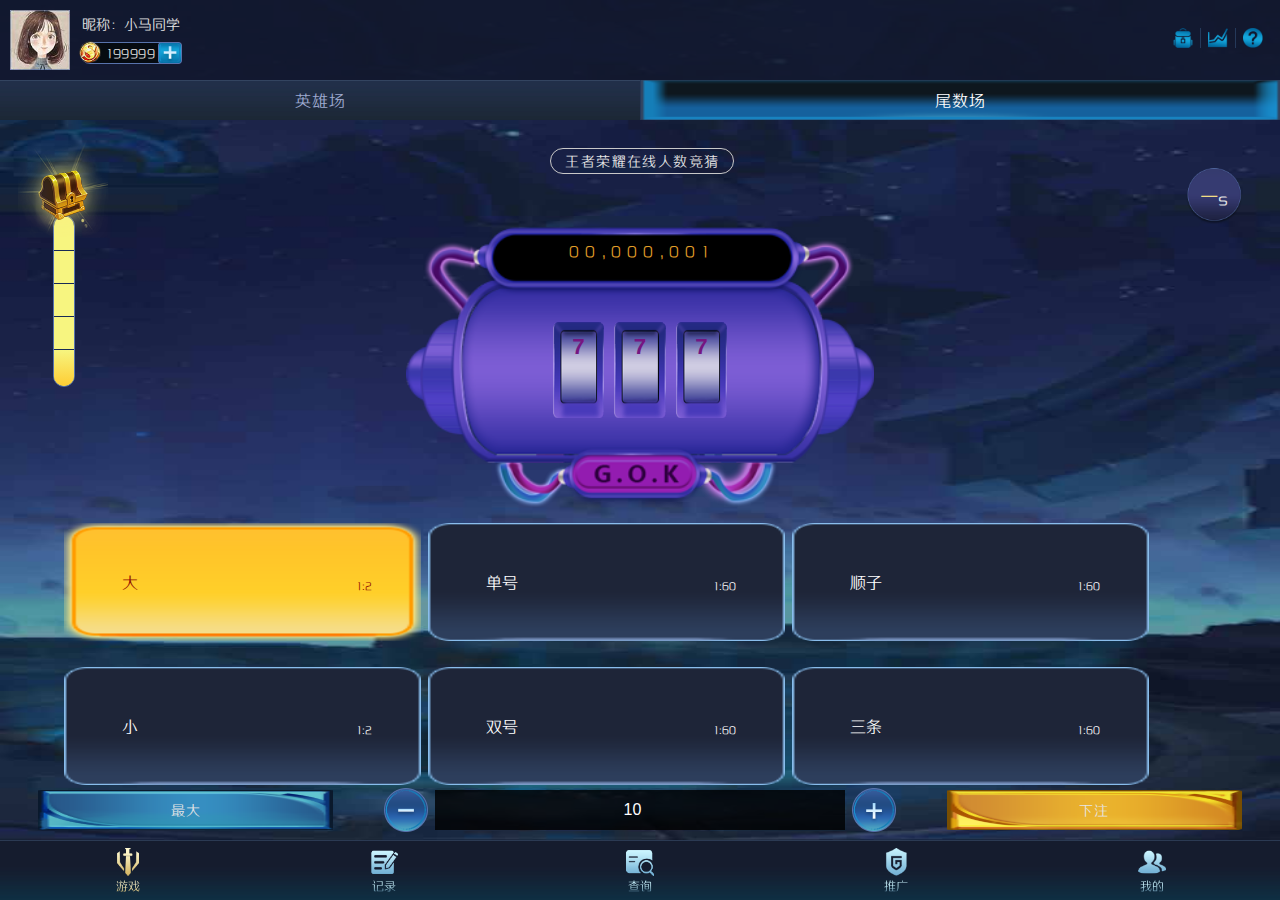
<file: index.html>
<!DOCTYPE html>
<html>
<head lang="zh">
    <meta charset="utf-8">
    <title></title>
    <meta http-equiv="Content-Type" content="text/html; charset=UTF-8">
    <meta http-equiv="X-UA-Compatible" content="IE=edge,chrome=1"> 
    <meta name="viewport" content="width=device-width, initial-scale=1.0, minimum-scale=1.0, maximum-scale=1.0, user-scalable=no">
    <meta name="format-detection" content="telephone=no,email=no"/>
    <!-- <link rel="shortcut icon" href="{HOME_THEME_PATH}images/base/title.png"> -->
    <meta name="applicable-device" content="pc,mobile"/>

    <!-- 测试 -->
    <META HTTP-EQUIV="Cache-Control" CONTENT= "no-cache, must-revalidate"> 

    <script src="js/jquery.min.js"></script>
    <script src="js/iscroll.js"></script>
    <script src="js/swiper.min.js"></script>
    <script src="js/fastclick.js"></script>
    <link rel="stylesheet" href="css/base.css">
    <link rel="stylesheet" href="css/swiper.min.css"><!-- 
    <link rel="stylesheet" href="css/imageflow.css"> -->
    <script src='js/numberAnimate.js'></script><!-- 
    <script src='js/imageflow.js'></script> -->
    <script src="js/base.js"></script>
    <script type="text/javascript">
        var bgmusic = '';
        function page_onload(){
            //loading
            initPage();

            if($_GET['page'] && $('#'+$_GET['page']).length > 0){
                navChangeOn($('#'+$_GET['page']));  
            }else{
                $('.indexiframe')[0].src = 'game.html';
            }

            //底部导航栏点击事件
            $('.nav_li').on('click',function(){
                navChangeOn($(this));     
            });
            //navBTN动画效果
            $('.nav_li').on('touchstart',function(){
                $(this).find('div').css({
                    'width': '26px',
                    'left': '1px',
                    'margin-top': '2px'
                });
            });
            $('.nav_li').on('touchend',function(){
                $(this).find('div').css({
                    'width': '28px',
                    'left': '0px',
                    'margin-top': '0px'
                });
            });
            bgmusic = document.getElementById("bgmusic");
            audioPlay(bgmusic);
            //IOS微信浏览器自动播放
            document.addEventListener("WeixinJSBridgeReady", function () {
                audioPlay(bgmusic);
            }, false);

        }
        function navChangeOn(_self){
            //if(_self.hasClass('on')){
            //    return false;
            //}else{
                var nowOn = $('.nav .on').attr('id');
                $('.nav_li').removeClass('on');
                $('.nav_li').each(function(){
                    var src = $(this).attr('off');
                    $(this).find('img').attr('src',src);
                });
                _self.addClass('on');
                var src = _self.attr('on');
                _self.find('img').attr('src',src);
                var url = _self.attr('url');
                $('.indexiframe')[0].src = url;
                //history.pushState(history.length+1,"message",window.location.href.split('?')[0]+"?page="+nowOn);
            //}
        }
        function audioPlay(audio){
            if(audio.paused) {
                audio.play();
            }
        }
    </script>
</head>
    <body onselectstart="return false;" oncontextmenu="self.event.returnValue=false;">
    <div class='loadingbox' id='loadingbox'>
        <img src="images/game_logo.png"/>
        <span>LOADING</span>
    </div>
    <audio id='bgmusic' src="http://fs.w.kugou.com/201711131902/f55833be9650418eef01963ec2547582/G041/M03/0F/0F/CZQEAFY22E6AT1_UACyNtcFtF1c778.mp3">
    </audio>

    <div class='page_box'>
        <iframe class='indexiframe' src=""></iframe>
        <div class='nav'>
            <div id='game' class='nav_li on' off="images/nav_icon_1.png" on="images/nav_icon_1_on.png" url='game.html'>
                <div class='nav_icon'>
                    <img src="images/nav_icon_1_on.png"/>
                </div>
                <span>游戏</span>
            </div>
            <div id='order' class='nav_li' off="images/nav_icon_2.png" on="images/nav_icon_2_on.png" url='order.html'>
                <div class='nav_icon'>
                    <img src="images/nav_icon_2.png"/>
                </div>
                <span>记录</span>
            </div>
            <div id='search' class='nav_li' off="images/nav_icon_3.png" on="images/nav_icon_3_on.png" url='search.html'>
                <div class='nav_icon'>
                    <img src="images/nav_icon_3.png"/>
                </div>
                <span>查询</span>
            </div>
            <div id='channel' class='nav_li' off="images/nav_icon_4.png" on="images/nav_icon_4_on.png" url='channel.html'>
                <div class='nav_icon'>
                    <img src="images/nav_icon_4.png"/>
                </div>
                <span>推广</span>
            </div>
            <div id='mine' class='nav_li' off="images/nav_icon_5.png" on="images/nav_icon_5_on.png" url='mine.html'>
                <div class='nav_icon'>
                    <img src="images/nav_icon_5.png"/>
                </div>
                <span>我的</span>
            </div>
        </div>
    </div>


    
    </body>
</html>
</file>
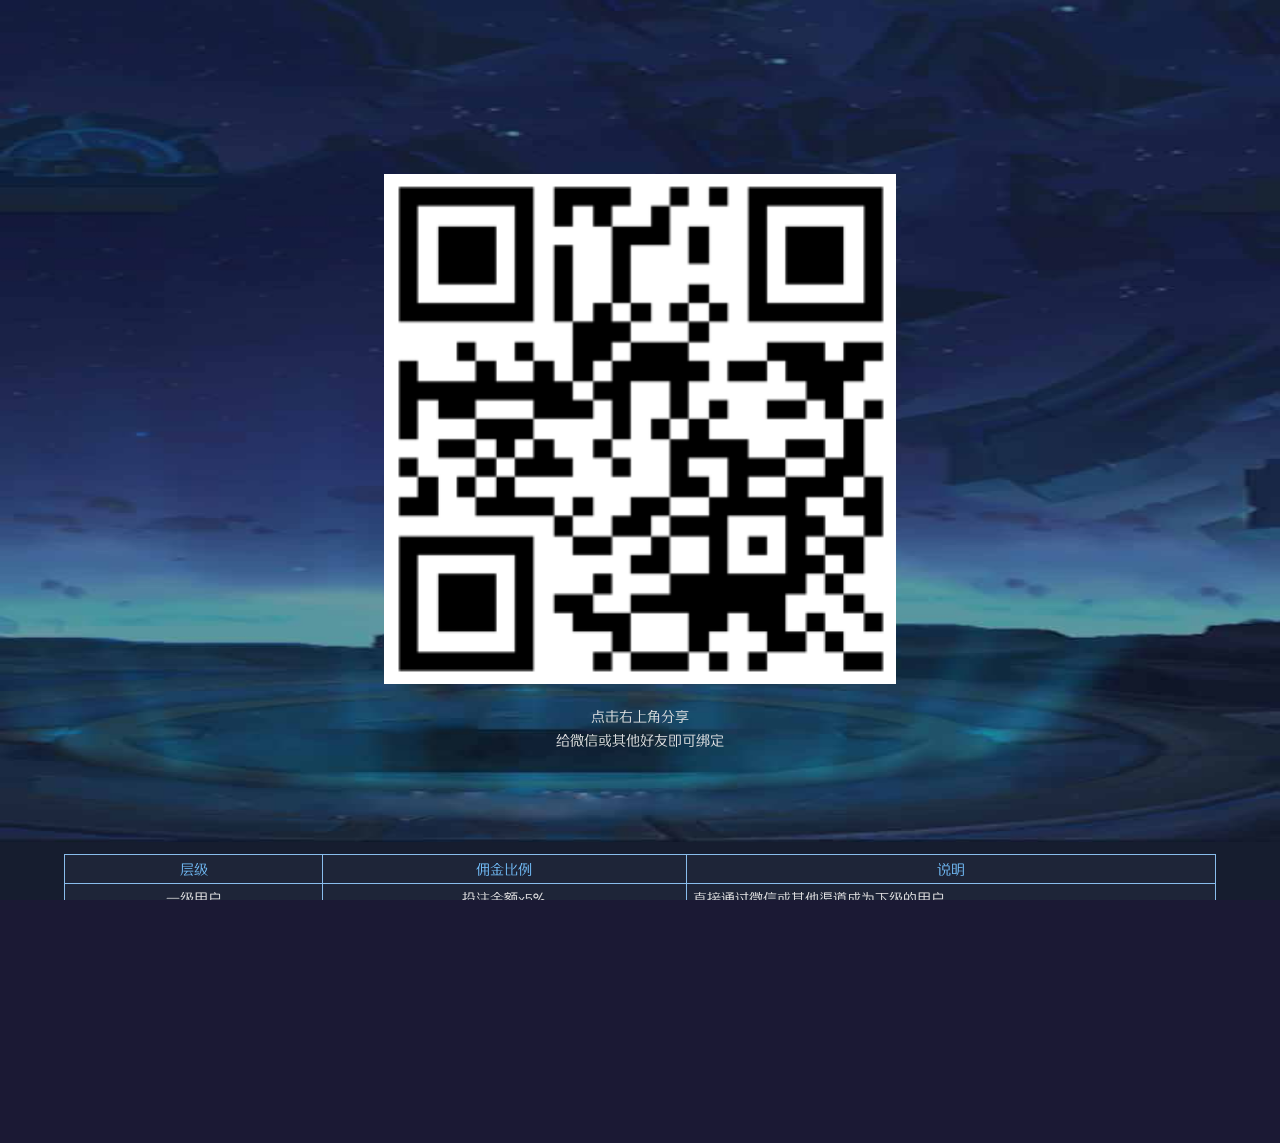
<file: channel.html>
<!DOCTYPE html>
<html>
<head lang="zh">
    <meta charset="utf-8">
    <title></title>
    <meta http-equiv="Content-Type" content="text/html; charset=UTF-8">
    <meta http-equiv="X-UA-Compatible" content="IE=edge,chrome=1"> 
    <meta name="viewport" content="width=device-width, initial-scale=1.0, minimum-scale=1.0, maximum-scale=1.0, user-scalable=no">
    <meta name="format-detection" content="telephone=no,email=no"/>
    <!-- <link rel="shortcut icon" href="{HOME_THEME_PATH}images/base/title.png"> -->
    <meta name="applicable-device" content="pc,mobile"/>
    <script src="js/jquery.min.js"></script>
    <script src="js/iscroll.js"></script>
    <script src="js/swiper.min.js"></script>
    <script src="js/fastclick.js"></script>
    <link rel="stylesheet" href="css/base.css">
    <link rel="stylesheet" href="css/channel.css">
    <link rel="stylesheet" href="css/swiper.min.css"><!-- 
    <link rel="stylesheet" href="css/imageflow.css"> -->
    <script src='js/numberAnimate.js'></script><!-- 
    <script src='js/imageflow.js'></script> -->
    <script src="js/base.js"></script>
    <script type="text/javascript">
        var channelContentiScroll = '';
        function page_onload(){
            //initPage();
            channelContentiScroll = new IScroll('.page_body',{
                mouseWheel:true,
                scrollbars:false,
                bounce:false,
                click:iScrollClick()
            });
        }
    </script>
</head>
    <body onselectstart="return false;" oncontextmenu="self.event.returnValue=false;">
    <!-- <div class='loadingbox' id='loadingbox'>
        <img src="images/game_logo.png"/>
        <span>LOADING</span>
    </div> -->
    <div class='page_box'>
        <div class='page_bg'>
            <img src="images/bg.jpg"/>
        </div>
        <div class='page_body'>
            <div class='page_content'>
                <div class='channel_qrcode_box'>
                    <span class='channel_qrcode_img'>
                        <img src="images/channel_qrcode_img.png" onerror='this.src="images/channel_qrcode_errorimg.png"'/>
                    </span>
                    <a>点击右上角分享</a>
                    <a>给微信或其他好友即可绑定</a>
                </div>
                <div class='channel_table_box'>
                    <table>
                        <tr>
                            <th>层级</th>
                            <th>佣金比例</th>
                            <th width='46%'>说明</th>
                        </tr>
                        <tr>
                            <td>一级用户</td>
                            <td>投注金额x5%</td>
                            <td>直接通过微信或其他渠道成为下级的用户</td>
                        </tr>
                        <tr>
                            <td>二级用户</td>
                            <td>投注金额x3%</td>
                            <td>一级用户通过微信或其他渠道成为下级的用户</td>
                        </tr>
                        <tr>
                            <td>三级用户</td>
                            <td>投注金额x1%</td>
                            <td>二级用户通过微信或其他渠道成为下级的用户</td>
                        </tr>
                    </table>
                </div>
                <div class='channel_text_box'>
                    <p>
                        例如：您邀请30位用户，这些用户各自再邀请30位用户成为您的二级用户，二级用户再各邀请30位用户成为您的三级用户；
                        如每人进行10局10元竞猜游戏，此时您所获取的佣金为： 
                        30人×10局×10元×5%+30²人×10局×10元×3%+30³人×10局×10人×1%=29850元
                        同时可以在“<a>查询</a>”里查看佣金的所有交易记录，
                        点击“<a>我的</a>”→“<a>佣金提现</a>”记录可随时进行提现到帐。
                    </p>
                </div>
            </div>
        </div>
    </div>
    </body>
</html>
</file>
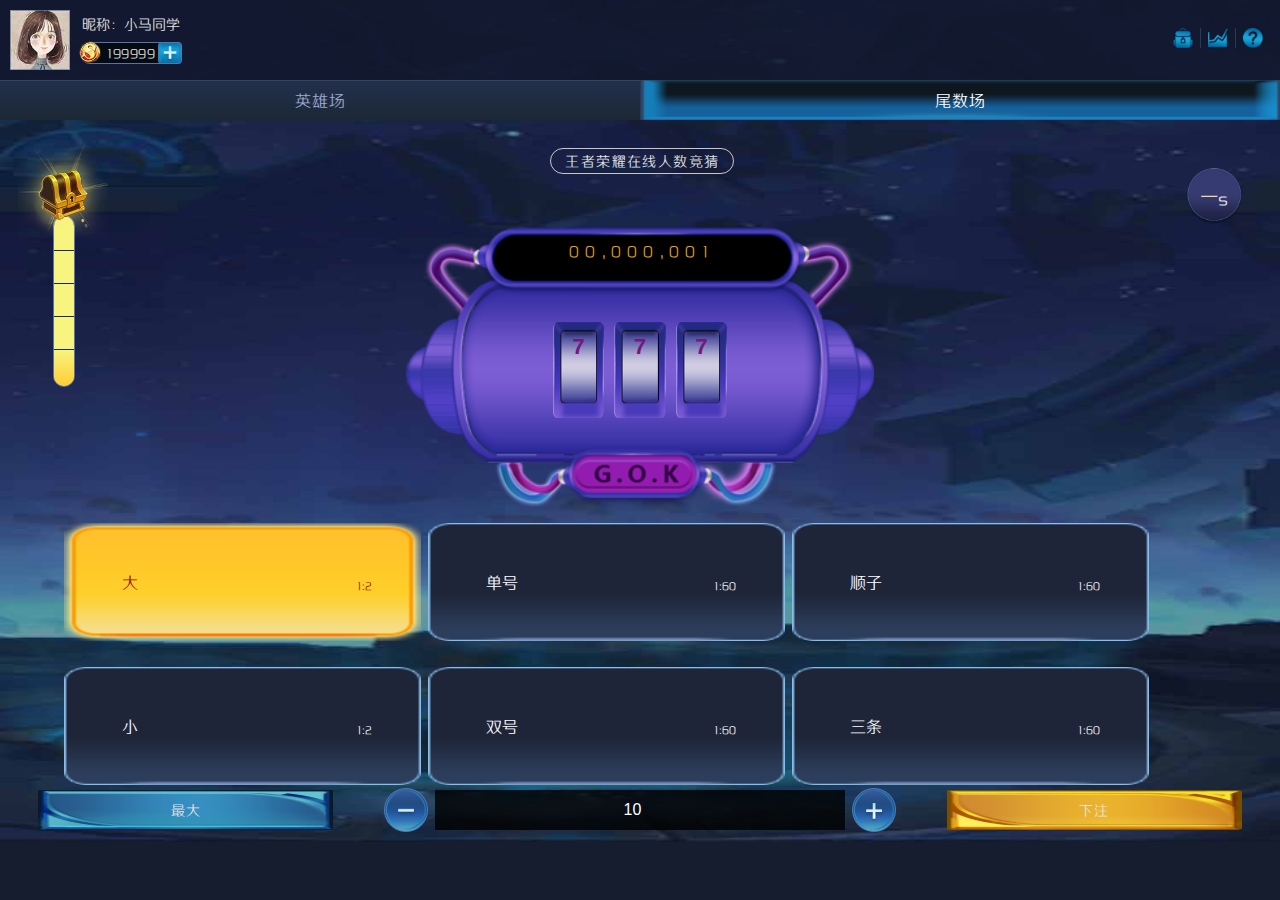
<file: game.html>
<!DOCTYPE html>
<html>
<head lang="zh">
    <meta charset="utf-8">
    <title></title>
    <meta http-equiv="Content-Type" content="text/html; charset=UTF-8">
    <meta http-equiv="X-UA-Compatible" content="IE=edge,chrome=1"> 
    <meta name="viewport" content="width=device-width, initial-scale=1.0, minimum-scale=1.0, maximum-scale=1.0, user-scalable=no">
    <meta name="format-detection" content="telephone=no,email=no"/>
    <!-- <link rel="shortcut icon" href="{HOME_THEME_PATH}images/base/title.png"> -->
    <meta name="applicable-device" content="pc,mobile"/>
    <script src="js/jquery.min.js"></script>
    <script src="js/iscroll.js"></script>
    <script src="js/swiper.min.js"></script>
    <script src="js/fastclick.js"></script>
    <link rel="stylesheet" href="css/base.css">
    <link rel="stylesheet" href="css/game.css">
    <link rel="stylesheet" href="css/swiper.min.css"><!-- 
    <link rel="stylesheet" href="css/imageflow.css"> -->
    <script src='js/numberAnimate.js'></script><!-- 
    <script src='js/imageflow.js'></script> -->
    <script src="js/base.js"></script>
    <script type="text/javascript">
        var mindeal = 10;//最小下单金额
        var maxdeal = 5000;//最大下单金额

        var touchspeed = 50;//增减按钮触发频率
        var touchlong = 0;
        var touchtimer = '';
        var touchthis = '';

        var numRun_SINGPLUR,numRun_BIGLITTLE;
        var numspeed = 2000;
        var numshow = '1';

        var heartbeatTimer = null;
        var heartbeattime = 10;
        var heartstoptime = 5;
        var timeover = 0;

        var imageflowTimer = null;
        var imageflow = '';//$('.imageflow>span')
        var imageflow_left = 10;//间距
        var imageflow_depth = 0.8;//深度
        var imageflow_count = 2;//一边有几个
        var imageflow_shift = 3;
        var nowimglength = 0;//起始元素

        function heartbeat(){
            var tureBeatTime = heartbeattime + heartstoptime;
            var timestamp = Date.parse(new Date())/1000;
            var second = tureBeatTime - timestamp % tureBeatTime - 1 ;
            
            if(( second > heartbeattime || second <= 0 ) && timeover == 0){
                timeover = 1;
                numshow = parseInt(100000000 * Math.random() + 1);
                updatenumber(numshow);
                imageflowStartanimate();
            }else if( second <= heartbeattime && second > 0 ){
                timeover = 0;
                imageflowStopanimate();
            }else{
                second = 0;
            }
            $('.game_timer_box>span>a').html(second);

        }


        function imageflowinit(){
            imageflow = $('.imageflow>span');
            var imgflowlength = imageflow.length-1;//总儿子数
            var thisimglength = 0;
            imageflow.each(function(){
                if((thisimglength - imageflow_shift ) <= imageflow_count && (thisimglength - imageflow_shift ) >= 0){//偏移量左边显示图片
                    $(this).css({
                        'z-index': 10 + (thisimglength - imageflow_shift ) ,
                        'margin-left': (thisimglength - imageflow_shift ) * imageflow_left - imageflow_count * imageflow_left + '%',
                        'margin-top': (100 - 100 * Math.pow(imageflow_depth, imageflow_count - (thisimglength - imageflow_shift ))) / 4 + '%',
                        'height': 100 * Math.pow(imageflow_depth, imageflow_count - (thisimglength - imageflow_shift )) + '%',
                        'opacity':'1'
                    });    
                }else if((thisimglength - imageflow_shift) <= imageflow_count*2 && (thisimglength - imageflow_shift) >= imageflow_count ){
                    $(this).css({//偏移量右边显示图片
                        'z-index': 10 + imageflow_count*2- (thisimglength - imageflow_shift),
                        'margin-left': (thisimglength - imageflow_shift) * imageflow_left - imageflow_count * imageflow_left + '%',
                        'margin-top': (100 - 100 * Math.pow(imageflow_depth, (thisimglength - imageflow_shift) - imageflow_count)) / 4 + '%',
                        'height': 100 * Math.pow(imageflow_depth,(thisimglength - imageflow_shift) - imageflow_count) + '%',
                        'opacity':'1'
                    });
                }else{
                    $(this).css({
                        'z-index': 10 ,
                        'margin-left': imageflow_count * imageflow_left + '%',
                        'margin-top': (100 - 100 * Math.pow(imageflow_depth, imageflow_count)) / 4 + '%',
                        'height': 100 * Math.pow(imageflow_depth, imageflow_count) + '%',
                        'opacity':'0'
                    });
                }
                thisimglength++;
            })
            if(imgflowlength - imageflow_shift - imageflow_count*2 < 0){
                thisimglength = 0;
                imageflow.each(function(){
                    if( imgflowlength - imageflow_shift + thisimglength + 1 < imageflow_count  && imgflowlength - imageflow_shift + thisimglength + 1 >= 0){
                        $(this).css({//偏移量右边显示图片
                            'z-index': 10 + (imgflowlength - imageflow_shift + thisimglength + 1) ,
                            'margin-left': (imgflowlength - imageflow_shift + thisimglength + 1) * imageflow_left - imageflow_count * imageflow_left + '%',
                            'margin-top': (100 - 100 * Math.pow(imageflow_depth, imageflow_count - (imgflowlength - imageflow_shift + thisimglength + 1))) / 4 + '%',
                            'height': 100 * Math.pow(imageflow_depth, imageflow_count - (imgflowlength - imageflow_shift + thisimglength + 1)) + '%',
                            'opacity':'1'
                        });
                    }else if(imgflowlength - imageflow_shift + thisimglength + 1 <= imageflow_count*2 && imgflowlength - imageflow_shift + thisimglength + 1 >= imageflow_count ){
                        $(this).css({//偏移量右边显示图片
                            'z-index': 10 + (-( imgflowlength - imageflow_shift - imageflow_count*2 + 1) - thisimglength) ,
                            'margin-left': (imgflowlength - imageflow_shift + thisimglength + 1) * imageflow_left - imageflow_count * imageflow_left + '%',
                            'margin-top': (100 - 100 * Math.pow(imageflow_depth, (imgflowlength - imageflow_shift + thisimglength + 1) - imageflow_count)) / 4 + '%',
                            'height': 100 * Math.pow(imageflow_depth,(imgflowlength - imageflow_shift + thisimglength + 1) - imageflow_count) + '%',
                            'opacity':'1'
                        });
                    }
                    thisimglength++;
                });
                if(imageflow_shift - imgflowlength - (imageflow_count) == 0){
                    imageflow_shift = 1;
                }
            }
            
        }



        function imageflowStartanimate(){
            if(imageflowTimer == null){
                $('#HERO .game_choose').fadeOut(200);
                $('#HERO .game_show').animate({'height':'70%','top':'10%'});
                $('#HERO .game_chest_box').fadeOut(200);
                setTimeout(function(){
                    imageflowTimer = setInterval(function(){
                        imageflow_shift++;
                        imageflowinit();
                    },150)  
                },500)    
            }
        }
        function imageflowStopanimate(){
            if(imageflowTimer != null){
                setTimeout(function(){
                    $('#HERO .game_choose').fadeIn(200);
                    $('#HERO .game_chest_box').fadeIn(200);
                    $('#HERO .game_show').animate({'height':'40%','top':'0%'});
                },500);
                clearInterval(imageflowTimer);
                imageflowTimer = null;
            }
        }

        function check_value(_self){
            var value = _self.value;
            if(value==''){
                value = mindeal;
            }else if(parseInt(value)>maxdeal){
                value = maxdeal;
            }else if(parseInt(value)<mindeal){
                value = mindeal;
            }
            _self.value = value;
        }
        function BindTouchTime(op){
            var value = touchthis.parent().find('input')[0].value;
            var num = 10;
            if(touchlong>20){
                num = 10;
            }
            if(touchlong>40){
                num = 100;
            }
            if(touchlong>90){
                //num = 1000;
            }
            if(touchlong==1||touchlong>5){
                if(op=='+'){
                    value = parseInt(value) + num > maxdeal ? maxdeal : parseInt(value) + num;
                }else{
                    value = parseInt(value) - num < mindeal ? mindeal : parseInt(value) - num;
                }
            }
            touchthis.parent().find('input')[0].value = value;
        }

        function clearTouchTimer(){
            clearInterval(touchtimer);
            touchtimer = '';
            touchlong = 0;
        }
        function updatenumber(newnum){

            numRun_SINGPLUR = $("#NUM .game_allnum").numberAnimate({
                num:newnum,
                speed:numspeed,
                numlength:true
            });
            //numRun_SINGPLUR.resetData(newnum);
            //numRun_BIGLITTLE.resetData(newnum);
        }
        function initnumber(){
            //初始化数字动效
            numRun_SINGPLUR = $("#NUM .game_allnum").numberAnimate({
                num:numshow,
                speed:0,
                numlength:true
            });
        }
        function BindChestEvent(){
            $('.game_chest_img').unbind('click');
            $('.game_chest_img_on').unbind('click');

            $('.game_chest_img').on('click',function(){
                var oncount = 0;
                oncount = $(this).parent().find('.game_chest_rate>.on').length;
                $(this).parent().find('.game_chest_rate>span').eq(5-oncount-1).addClass('on');
                if(oncount>=4){
                    $(this).addClass('game_chest_img_on');
                    $(this).parent().find('.game_chest_rate>span').addClass('on');
                    $(this).parent().find('.game_chest_light').removeClass('none');
                    BindChestEvent();
                }
            });
            $('.game_chest_img_on').on('click',function(){
                $(this).removeClass('game_chest_img_on');
                $(this).parent().find('.game_chest_rate>span').removeClass('on');
                $(this).parent().find('.game_chest_light').addClass('none');
                BindChestEvent();
            });
        }
        function page_onload(){
            imageflowinit();
            $('.imageflow>span').on('click',function(){
                imageflowanimate();
            });
            initPage();
            //心跳
            heartbeatTimer = setInterval(function(){
                heartbeat();
            },1000);
            //初始化数字
            initnumber();
            BindChestEvent();

            //下单选项按钮事件
            $('.game_choose>span').on('click',function(){
                if($(this).hasClass('on')){
                    return false;
                }else{
                    $(this).parent().find('span').removeClass('on');
                    $(this).addClass('on');
                }
            });



            //切换游戏按钮事件
            $('.game_nav>span').on('click',function(){
                var _self = $(this);
                if(_self.hasClass('on')){
                    return false;
                }else{
                    $('.game_nav>span').removeClass('on');
                    var show_box = _self.attr('name');
                    $('.game_content>div').removeClass('on');
                    $('#'+show_box).addClass('on');
                    _self.addClass('on');
                    initnumber();
                }
            });



            //加减号按钮事件
            $('.minus').on('touchstart',function(e){
                e.preventDefault();
                $(this).css({'height': '94%','top': '3%'});
                touchthis = $(this);
                touchtimer = setInterval(function(){
                    BindTouchTime('-');
                    touchlong++;
                },touchspeed);
                touchlong++;
            });
            $('.plus').on('touchstart',function(e){
                e.preventDefault();
                $(this).css({'height': '94%','top': '3%'});
                touchthis = $(this);
                touchtimer = setInterval(function(){
                    touchlong++;
                    BindTouchTime('+');
                },touchspeed);
            });
            $('.minus').on('touchend',function(){
                clearTouchTimer();
                $(this).css({'height': '100%','top': '0%'});
            });
            $('.plus').on('touchend',function(){
                clearTouchTimer();
                $(this).css({'height': '100%','top': '0%'});
            });

            //最大按钮事件
            $('.max').on('click',function(){
                $(this).parent().find('input')[0].value = maxdeal;
            });
            $('.max').on('touchstart',function(){
                $(this).css({'width':'22%','left':'3.5%','height':'38px','margin-top':'11px'});
            });
            $('.max').on('touchend',function(){
                $(this).css({'width':'23%','left':'3%','height':'40px','margin-top':'10px'});
            });

            //下单按钮事件
            $('.deal').on('click',function(){
                var value = $(this).parent().find('input')[0].value;
                var type = $(this).parent().parent().attr('id');
                //AJAX
            });
            $('.deal').on('touchstart',function(){
                $(this).css({'width':'22%','right':'3.5%','height':'38px','margin-top':'11px'});
            });
            $('.deal').on('touchend',function(){
                $(this).css({'width':'23%','right':'3%','height':'40px','margin-top':'10px'});
            });
            




            

            //headerBTN动画效果
            $('.btnbox>span').on('touchstart',function(){
                $(this).css({
                    'height': '18px',
                    'margin': '29px 0px',
                    'padding': '0px 8px'
                });
            });
            $('.btnbox>span').on('touchend',function(){
                $(this).css({
                    'height': '20px',
                    'margin': '28px 0px',
                    'padding': '0px 7px'
                });
            });

            $('.alert_close').on('click',function(){
                $(this).parent().parent().parent().fadeOut(200);
            });
            $('.btnbox>span').on('click',function(){
                var boxid = $(this).attr('name');
                $('#'+boxid).fadeIn(200);
            })
        }
    </script>
</head>
    <body onselectstart="return false;" oncontextmenu="self.event.returnValue=false;">
    <div class='loadingbox' id='loadingbox'>
        <img src="images/game_logo.png"/>
        <span>LOADING</span>
    </div>
    <div class='alert_box' id='BAG'>
        <div class='alert_body'>
            <div class='alert_title'>
                <span>我的背包</span>
                <div class='alert_close'>
                    <img src="images/alert_close_btn.png"/>
                </div>
            </div>
        </div>
    </div>
    <div class='alert_box' id='LINE'>
        <div class='alert_body'>
            <div class='alert_title'>
                <span>走势图</span>
                <div class='alert_close'>
                    <img src="images/alert_close_btn.png"/>
                </div>
            </div>
            <div class='alert_content'>
            <table class='line_table'>
                <tr>
                    <th class='line_left'><span>期号</span></th>
                    <th><span>大</span></th>
                    <th><span>小</span></th>
                    <th><span>单</span></th>
                    <th><span>双</span></th>
                    <th><span>三条</span></th>
                    <th class='line_left'><span>顺子</span></th>
                    <th><span>英雄</span></th>
                </tr>
                <tr>
                    <td>0572</td>
                    <td><img src="images/line_icon_y.png"></td>
                    <td></td>
                    <td><img src="images/line_icon_b.png"></td>
                    <td></td>
                    <td><img src="images/line_icon_b.png"></td>
                    <td></td>
                    <td>王昭君</td>
                </tr>
            </table>
            </div>
        </div>
    </div>
    <div class='alert_box' id='QUES'>
        <div class='alert_body'>
            <div class='alert_title'>
                <span>帮助</span>
                <div class='alert_close'>
                    <img src="images/alert_close_btn.png"/>
                </div>
            </div>
        </div>
    </div>
    <div class='page_box'>
        <div class='page_bg'>
            <img src="images/bg.jpg"/>
        </div>
        <div class='page_body'>

            <div class='header'>
                <div class='infobox'>
                    <div class='headimg'>
                        <img src="images/headimg.jpg" onerror='this.src="images/channel_qrcode_errorimg.png"'/>
                    </div>
                    <span class='header_nickname'>昵称：小马同学</span>
                    <div class='header_coin_box'>
                        <div class='header_coin'><img src="images/header_coin.png"/></div>
                        <span class='header_coinnum'>199999</span>
                        <div class='header_plus'><img src="images/header_plus.png"/></div>
                    </div>
                </div>
                <div class='btnbox'>
                    <span class='header_icon_bag' name='BAG'><img src="images/header_icon_bag.png"/></span>
                    <span class='header_icon_line' name='LINE'><img src="images/header_icon_line.png"/></span>
                    <span class='header_icon_ques' name='QUES'><img src="images/header_icon_ques.png"/></span>
                </div>
            </div>
            <div class='clear'></div>

            <div class='game_box'>
                <div class='game_nav'>
                    <span name='HERO'>英雄场</span>
                    <span name='NUM' class='on'>尾数场</span><!-- 
                    <span name='SING-PLUR'>单双场</span> -->
                </div>
                <div class='game_content'>


                    <div id='HERO'>
                        <div class='game_show'>
                            <div class='game_logo'>
                                <div class="imageflow"> 
                                    <span><img src="images/hero.png"/></span>
                                    <span><img src="images/hero_q.png"/></span>
                                    <span><img src="images/hero_x.png"/></span>
                                    <span><img src="images/hero_l.png"/></span>
                                    <span><img src="images/hero_z.png"/></span>
                                    <span><img src="images/hero_j.png"/></span>
                                </div>
                            </div>
                            <div class='game_chest_box'>
                                <div class='game_chest_rate'>
                                    <span class='on'></span>
                                    <span class='on'></span>
                                    <span class='on'></span>
                                    <span class='on'></span>
                                    <span class='on'></span>
                                </div>
                                <div class='game_chest_light'>
                                    <img src="images/game_chest_light.png"/>
                                </div>
                                <div class='game_chest_img game_chest_img_on'>
                                </div>
                            </div>
                            <div class='game_timer_box'>
                                <div class='game_timer_bg'>
                                    <img src="images/game_timer_bg.png"/>
                                </div>
                                <span><a>-</a>s</span>
                            </div>
                        </div>
                        <div class='game_choose'>
                            <span class='on'><a>孙尚香<b>1:60</b></a></span>
                            <span><a>孙尚香<b>1:860</b></a></span>
                            <span><a>孙尚香<b>1:60</b></a></span>
                            <span><a>孙尚香<b>1:60</b></a></span>
                            <span><a>孙尚香<b>1:60</b></a></span>
                            <span><a>孙尚香<b>1:60</b></a></span>
                            <span><a>孙尚香<b>1:60</b></a></span>
                            <span><a>孙尚香<b>1:60</b></a></span>
                            <span><a>孙尚香<b>1:60</b></a></span>
                        </div>
                        <div class='game_input'>
                            <span class='max btn_b'>最大</span>
                            <span class='deal btn_y'>下注</span>
                            <div class='moneyinput'>
                                <input type="number" value="10" onchange="check_value(this);"/>
                                <div class='minus'><img src="images/btn_game_minus.png"/></div>
                                <div class='plus'><img src="images/btn_game_plus.png"/></div>
                            </div>
                        </div>
                    </div>

                    <div id='NUM' class='on'>
                        <div class='game_show'>
                            <div class='game_logo'>
                                <span>王者荣耀在线人数竞猜</span>
                                <a class='game_allnum'>123,127,555</a>
                                <img src="images/game_num_box_bg.png"/>
                                <div class='game_num_box'>
                                    <span>7</span>
                                    <span>7</span>
                                    <span>7</span>
                                </div>
                            </div>
                            <div class='game_chest_box'>
                                <div class='game_chest_rate'>
                                    <span class='on'></span>
                                    <span class='on'></span>
                                    <span class='on'></span>
                                    <span class='on'></span>
                                    <span class='on'></span>
                                </div>
                                <div class='game_chest_light'>
                                    <img src="images/game_chest_light.png"/>
                                </div>
                                <div class='game_chest_img game_chest_img_on'>
                                </div>
                            </div>
                            <div class='game_timer_box'>
                                <div class='game_timer_bg'>
                                    <img src="images/game_timer_bg.png"/>
                                </div>
                                <span><a>-</a>s</span>
                            </div>
                        </div>
                        <!-- <div class='game_num_show'>
                            <div class='game_num_bg'>
                                <img src="images/game_num_bg.png"/>
                            </div>
                            <p>王者荣耀同时在线人数竞猜开奖</p>
                            <span></span>
                            <div class='game_num_stat'>
                               <b>大</b>
                            </div>
                        </div> -->
                        <div class='game_choose'>
                            <span class='on'><a>大<b>1:2</b></a></span>
                            <span><a>单号<b>1:60</b></a></span>
                            <span><a>顺子<b>1:60</b></a></span>
                            <span><a>小<b>1:2</b></a></span>
                            <span><a>双号<b>1:60</b></a></span>
                            <span><a>三条<b>1:60</b></a></span>
                        </div>
                        <div class='game_input'>
                            <span class='max btn_b'>最大</span>
                            <span class='deal btn_y'>下注</span>
                            <div class='moneyinput'>
                                <input type="number" value="10" onchange="check_value(this);"/>
                                <div class='minus'><img src="images/btn_game_minus.png"/></div>
                                <div class='plus'><img src="images/btn_game_plus.png"/></div>
                            </div>
                        </div>
                    </div>
<!-- 


                    <div id='SING-PLUR'>
                        <div class='game_show'>
                            <div class='game_logo'>
                                <img src="images/game_logo.png"/>
                            </div>
                            <div class='game_chest_box'>
                                <div class='game_chest_rate'>
                                    <span></span>
                                    <span></span>
                                    <span></span>
                                    <span class='on'></span>
                                    <span class='on'></span>
                                </div>
                                <div class='game_chest_light none'>
                                    <img src="images/game_chest_light.png"/>
                                </div>
                                <div class='game_chest_img'>
                                </div>
                            </div>
                            <div class='game_timer_box'>
                                <div class='game_timer_bg'>
                                    <img src="images/game_timer_bg.png"/>
                                </div>
                                <span><a>-</a>s</span>
                            </div>
                        </div>
                        <div class='game_num_show'>
                            <div class='game_num_bg'>
                                <img src="images/game_num_bg.png"/>
                            </div>
                            <p>王者荣耀同时在线人数竞猜开奖</p>
                            <span></span>
                            <div class='game_num_stat'>
                               <b>单</b>
                               <b>双</b>
                            </div>
                        </div>
                        <div class='game_choose'>
                            <span class='on'><a>三条<b>1:60</b></a></span>
                            <span><a>顺子<b>1:60</b></a></span>
                            <span><a>单号<b>1:60</b></a></span>
                            <span><a>双号<b>1:60</b></a></span>
                        </div>
                        <div class='game_input'>
                            <span class='max btn_b'>最大</span>
                            <span class='deal btn_y'>下注</span>
                            <div class='moneyinput'>
                                <input type="number" value="10" onchange="check_value(this);"/>
                                <div class='minus'><img src="images/btn_game_minus.png"/></div>
                                <div class='plus'><img src="images/btn_game_plus.png"/></div>
                            </div>
                        </div>
                    </div>
 -->

                </div>
            </div>

        </div>
        
    </div>


    
    </body>
</html>
</file>
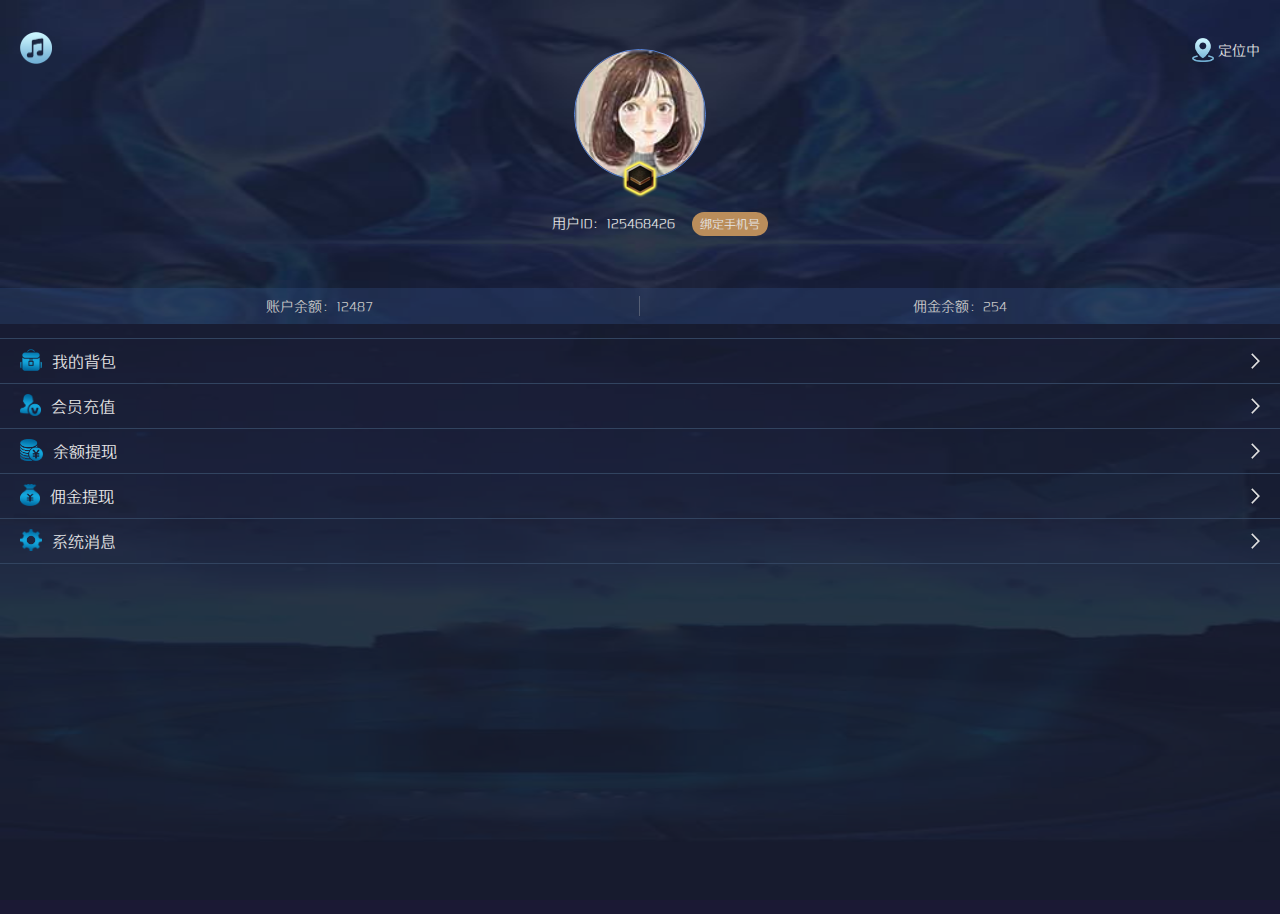
<file: mine.html>
<!DOCTYPE html>
<html>
<head lang="zh">
    <meta charset="utf-8">
    <title></title>
    <meta http-equiv="Content-Type" content="text/html; charset=UTF-8">
    <meta http-equiv="X-UA-Compatible" content="IE=edge,chrome=1"> 
    <meta name="viewport" content="width=device-width, initial-scale=1.0, minimum-scale=1.0, maximum-scale=1.0, user-scalable=no">
    <meta name="format-detection" content="telephone=no,email=no"/>
    <!-- <link rel="shortcut icon" href="{HOME_THEME_PATH}images/base/title.png"> -->
    <meta name="applicable-device" content="pc,mobile"/>
    <script src="js/jquery.min.js"></script>
    <script src="js/iscroll.js"></script>
    <script src="js/swiper.min.js"></script>
    <script src="js/fastclick.js"></script>
    <link rel="stylesheet" href="css/base.css">
    <link rel="stylesheet" href="css/mine.css">
    <link rel="stylesheet" href="css/swiper.min.css"><!-- 
    <link rel="stylesheet" href="css/imageflow.css"> -->
    <script src='js/numberAnimate.js'></script><!-- 
    <script src='js/imageflow.js'></script> -->
    <script src="js/base.js"></script>
    <script type="text/javascript">
        function getCity(){
            $.getScript('http://int.dpool.sina.com.cn/iplookup/iplookup.php?format=js',function(){  
              //remote_ip_info.country 国家  
              //remote_ip_info.province 省份 
              $('.city>span').html(remote_ip_info.city);  
            });
        }
        function showview(view){
            view.fadeIn(100);
            //view.animate({'left':'0'},50);
        }
        function hideview(view){
            view.fadeOut(100);
            //view.animate({'left':'100%'},50);
        }
        function page_onload(){
            //initPage();
            getCity();


            $('.option_box>div').on('click',function(){
                var viewname = $(this).attr('view');
                showview($('.'+viewname));
            });

            $('.view_btn').on('click',function(){
                hideview($(this).parent());
            })
        }
    </script>
</head>
    <body onselectstart="return false;" oncontextmenu="self.event.returnValue=false;">
    <!-- <div class='loadingbox' id='loadingbox'>
        <img src="images/game_logo.png"/>
        <span>LOADING</span>
    </div> -->
    <div class='page_box'>
        <div class='page_bg'>
            <img src="images/bg.jpg"/>
        </div>
        <div class='mine_view bag_view'>
        </div>
        <div class='mine_view vip_view'>
        </div>
        <div class='mine_view cash_view'>
            <span class='view_title'>可提现余额:<a>68764</a></span>
            <input type="number" placeholder="请输入提现金额"/>
            <span class='view_btn cash_submit'>确认提现</span>
            <!-- <span class='view_back_btn'>返回</span> -->
            <p class='view_text'>
                提现说明：<br/>
                1.提现时间为工作日早上6点至晚上5点<br/>
                2.提现到账时间以银行实际到账时间<br/>
                3.提现金额低于50元收取5%手续费<br/>
                4.提现金额高于100元收取2%手续费<br/>
            </p>
        </div>
        <div class='mine_view charges_view'>
            <span class='view_title'>可提现佣金:<a>8174</a></span>
            <input type="number" placeholder="请输入提现金额"/>
            <span class='view_btn charges_submit'>确认提现</span>
            <!-- <span class='view_back_btn'>返回</span> -->
            <p class='view_text'>
                提现说明：<br/>
                1.提现时间为工作日早上6点至晚上5点<br/>
                2.提现到账时间以银行实际到账时间<br/>
                3.提现金额低于50元收取5%手续费<br/>
                4.提现金额高于100元收取2%手续费<br/>
            </p>
        </div>
        <div class='mine_view setting_view'>
        </div>
        <div class='page_body'>
            <div class='headarea'>
                <div class='headimgbox'>
                    <img src="images/headimg.jpg" />
                    <span>
                        <img src="images/mine_level_1.png"/>
                    </span>
                </div>
                <div class='userinfo'>
                    <span>用户ID：125468426</span>
                    <a>绑定手机号</a>
                </div>
                <div class='cashbox'>
                    <span>账户余额：12487</span>
                    <span>佣金余额：254</span>
                </div>
                <span class='musicbtn'>
                    <img src="images/mine_icon_music.png"/>
                </span>
                <span class='city'>
                    <img src="images/mine_icon_address.png"/>
                    <span>定位中</span>
                </span>
            </div>
            <div class='option_box'>
                <div view='bag_view'>
                    <img src="images/mine_icon_bag.png"/>
                    <span>我的背包</span>
                    <a><img src="images/option_arror.png"/></a>
                </div>
                <div view='vip_view'>
                    <img src="images/mine_icon_vip.png"/>
                    <span>会员充值</span>
                    <a><img src="images/option_arror.png"/></a>
                </div>
                <div view='cash_view'>
                    <img src="images/mine_icon_cash.png"/>
                    <span>余额提现</span>
                    <a><img src="images/option_arror.png"/></a>
                </div>
                <div view='charges_view'>
                    <img src="images/mine_icon_charges.png"/>
                    <span>佣金提现</span>
                    <a><img src="images/option_arror.png"/></a>
                </div>
                <div view='setting_view'>
                    <img src="images/mine_icon_setting.png"/>
                    <span>系统消息</span>
                    <a><img src="images/option_arror.png"/></a>
                </div>
            </div>
        </div>
    </div>
    </body>
</html>
</file>
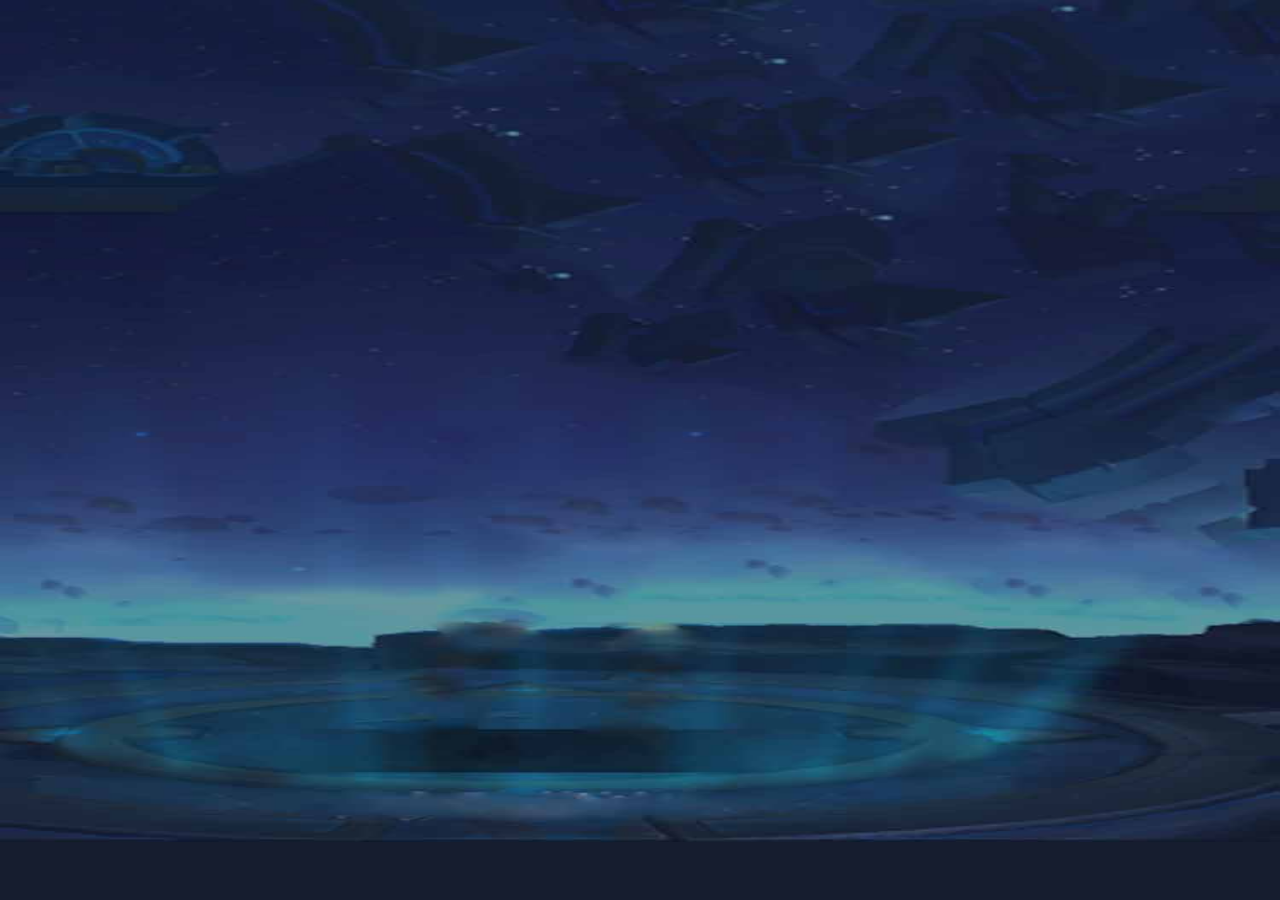
<file: normal.html>
<!DOCTYPE html>
<html>
<head lang="zh">
    <meta charset="utf-8">
    <title></title>
    <meta http-equiv="Content-Type" content="text/html; charset=UTF-8">
    <meta http-equiv="X-UA-Compatible" content="IE=edge,chrome=1"> 
    <meta name="viewport" content="width=device-width, initial-scale=1.0, minimum-scale=1.0, maximum-scale=1.0, user-scalable=no">
    <meta name="format-detection" content="telephone=no,email=no"/>
    <!-- <link rel="shortcut icon" href="{HOME_THEME_PATH}images/base/title.png"> -->
    <meta name="applicable-device" content="pc,mobile"/>
    <script src="js/jquery.min.js"></script>
    <script src="js/iscroll.js"></script>
    <script src="js/swiper.min.js"></script>
    <script src="js/fastclick.js"></script>
    <link rel="stylesheet" href="css/base.css">
    <link rel="stylesheet" href="css/swiper.min.css"><!-- 
    <link rel="stylesheet" href="css/imageflow.css"> -->
    <script src='js/numberAnimate.js'></script><!-- 
    <script src='js/imageflow.js'></script> -->
    <script src="js/base.js"></script>
    <script type="text/javascript">
        function page_onload(){
            initPage();
        }
    </script>
</head>
    <body onselectstart="return false;" oncontextmenu="self.event.returnValue=false;">
    <div class='loadingbox' id='loadingbox'>
        <img src="images/game_logo.png"/>
        <span>LOADING</span>
    </div>
    <div class='page_box'>
        <div class='page_bg'>
            <img src="images/bg.jpg"/>
        </div>
        <div class='page_body'>
            


        </div>
    </div>
    </body>
</html>
</file>
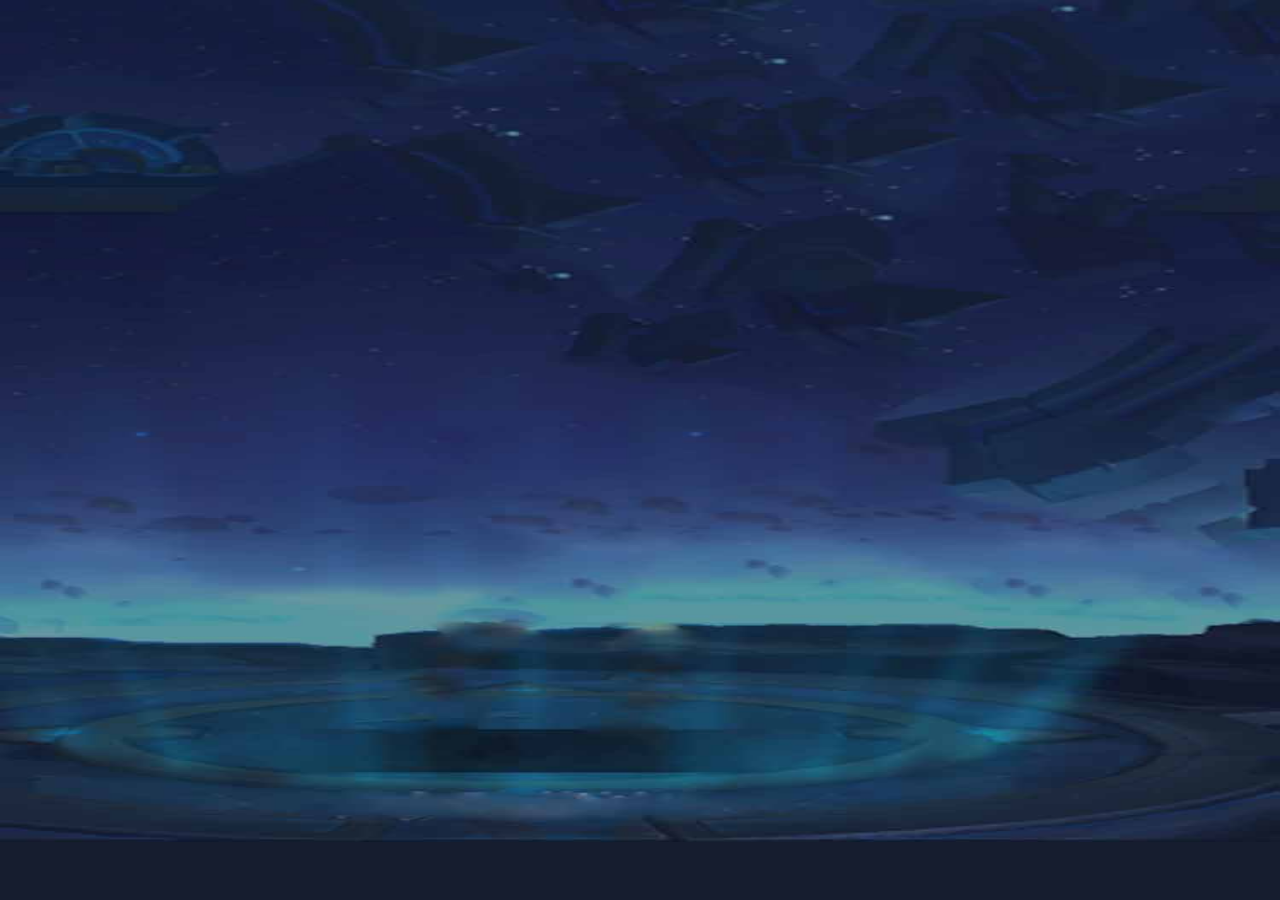
<file: order.html>
<!DOCTYPE html>
<html>
<head lang="zh">
    <meta charset="utf-8">
    <title></title>
    <meta http-equiv="Content-Type" content="text/html; charset=UTF-8">
    <meta http-equiv="X-UA-Compatible" content="IE=edge,chrome=1"> 
    <meta name="viewport" content="width=device-width, initial-scale=1.0, minimum-scale=1.0, maximum-scale=1.0, user-scalable=no">
    <meta name="format-detection" content="telephone=no,email=no"/>
    <!-- <link rel="shortcut icon" href="{HOME_THEME_PATH}images/base/title.png"> -->
    <meta name="applicable-device" content="pc,mobile"/>
    <script src="js/jquery.min.js"></script>
    <script src="js/iscroll.js"></script>
    <script src="js/swiper.min.js"></script>
    <script src="js/fastclick.js"></script>
    <link rel="stylesheet" href="css/base.css">
    <link rel="stylesheet" href="css/swiper.min.css"><!-- 
    <link rel="stylesheet" href="css/imageflow.css"> -->
    <script src='js/numberAnimate.js'></script><!-- 
    <script src='js/imageflow.js'></script> -->
    <script src="js/base.js"></script>
    <script type="text/javascript">
        function page_onload(){
            //initPage();
        }
    </script>
</head>
    <body onselectstart="return false;" oncontextmenu="self.event.returnValue=false;">
    <!-- <div class='loadingbox' id='loadingbox'>
        <img src="images/game_logo.png"/>
        <span>LOADING</span>
    </div> -->
    <div class='page_box'>
        <div class='page_bg'>
            <img src="images/bg.jpg"/>
        </div>
        <div class='page_body'>
            
            

        </div>
    </div>
    </body>
</html>
</file>
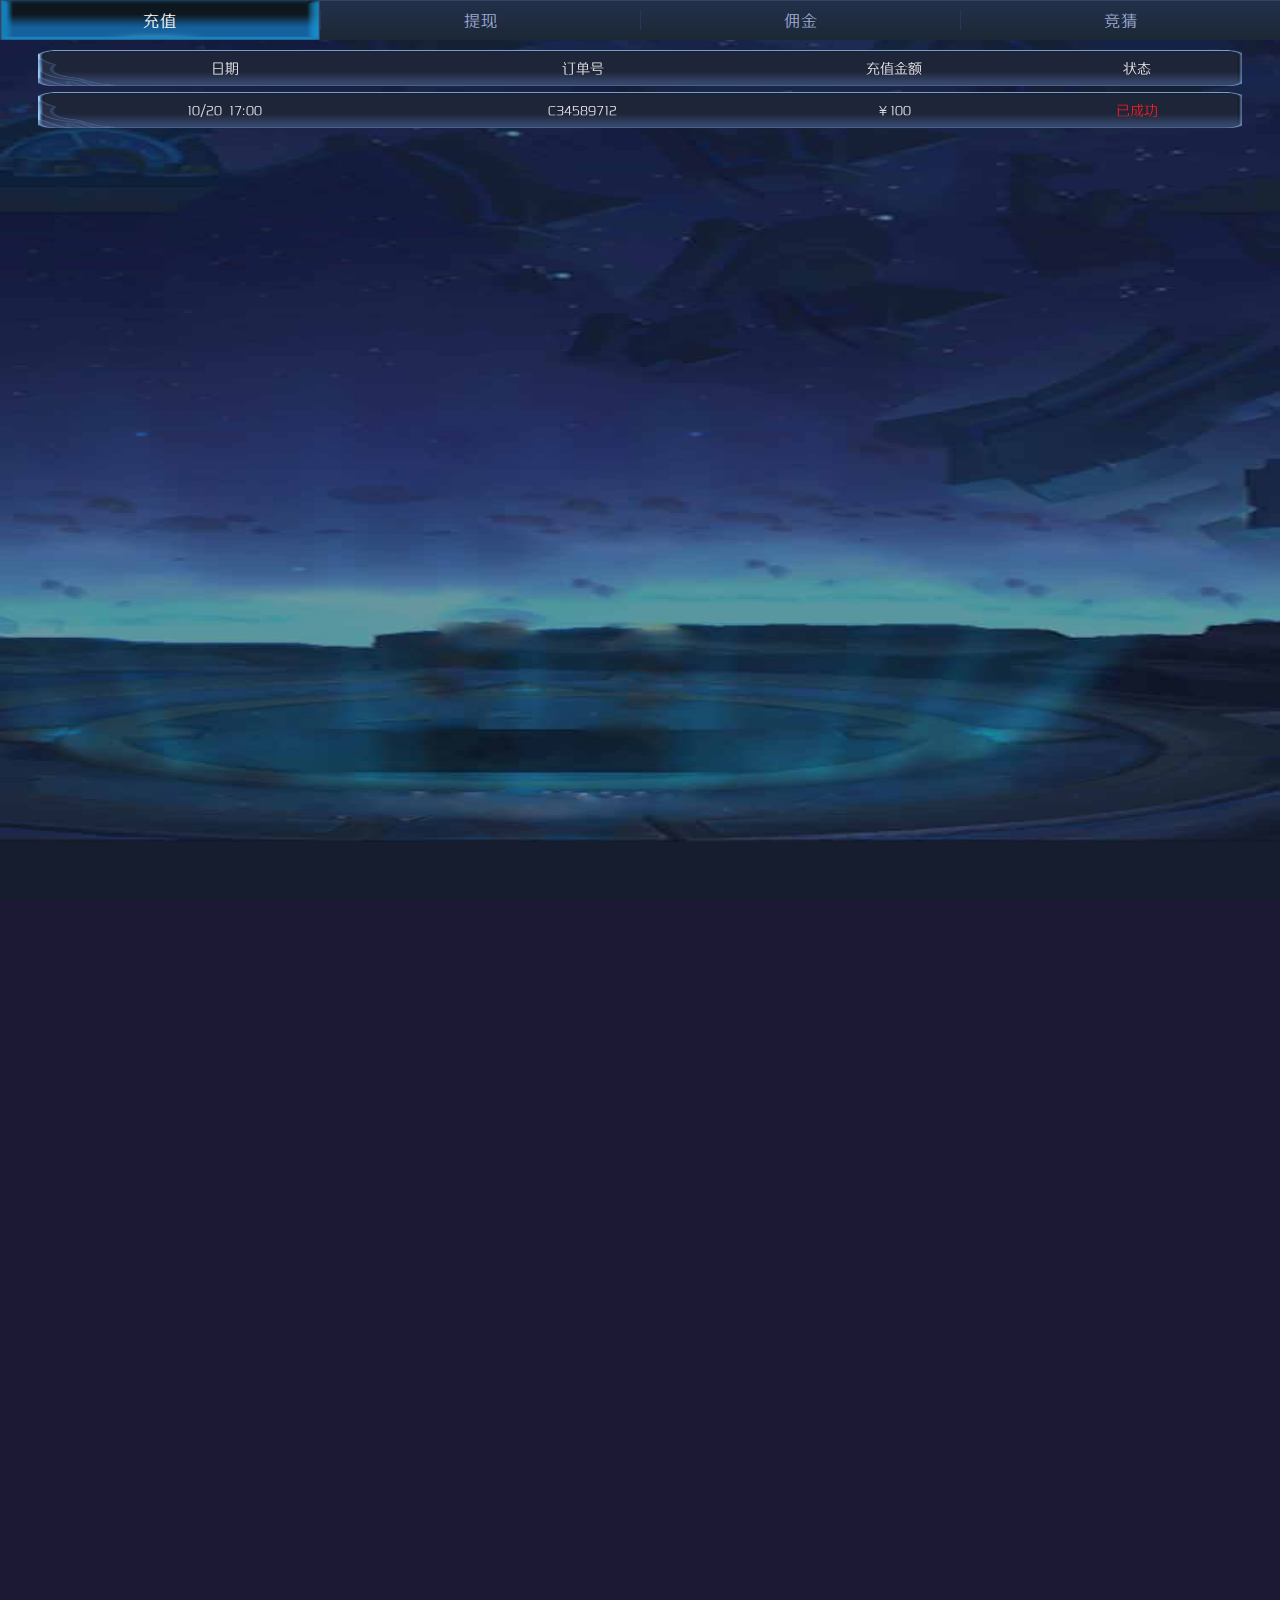
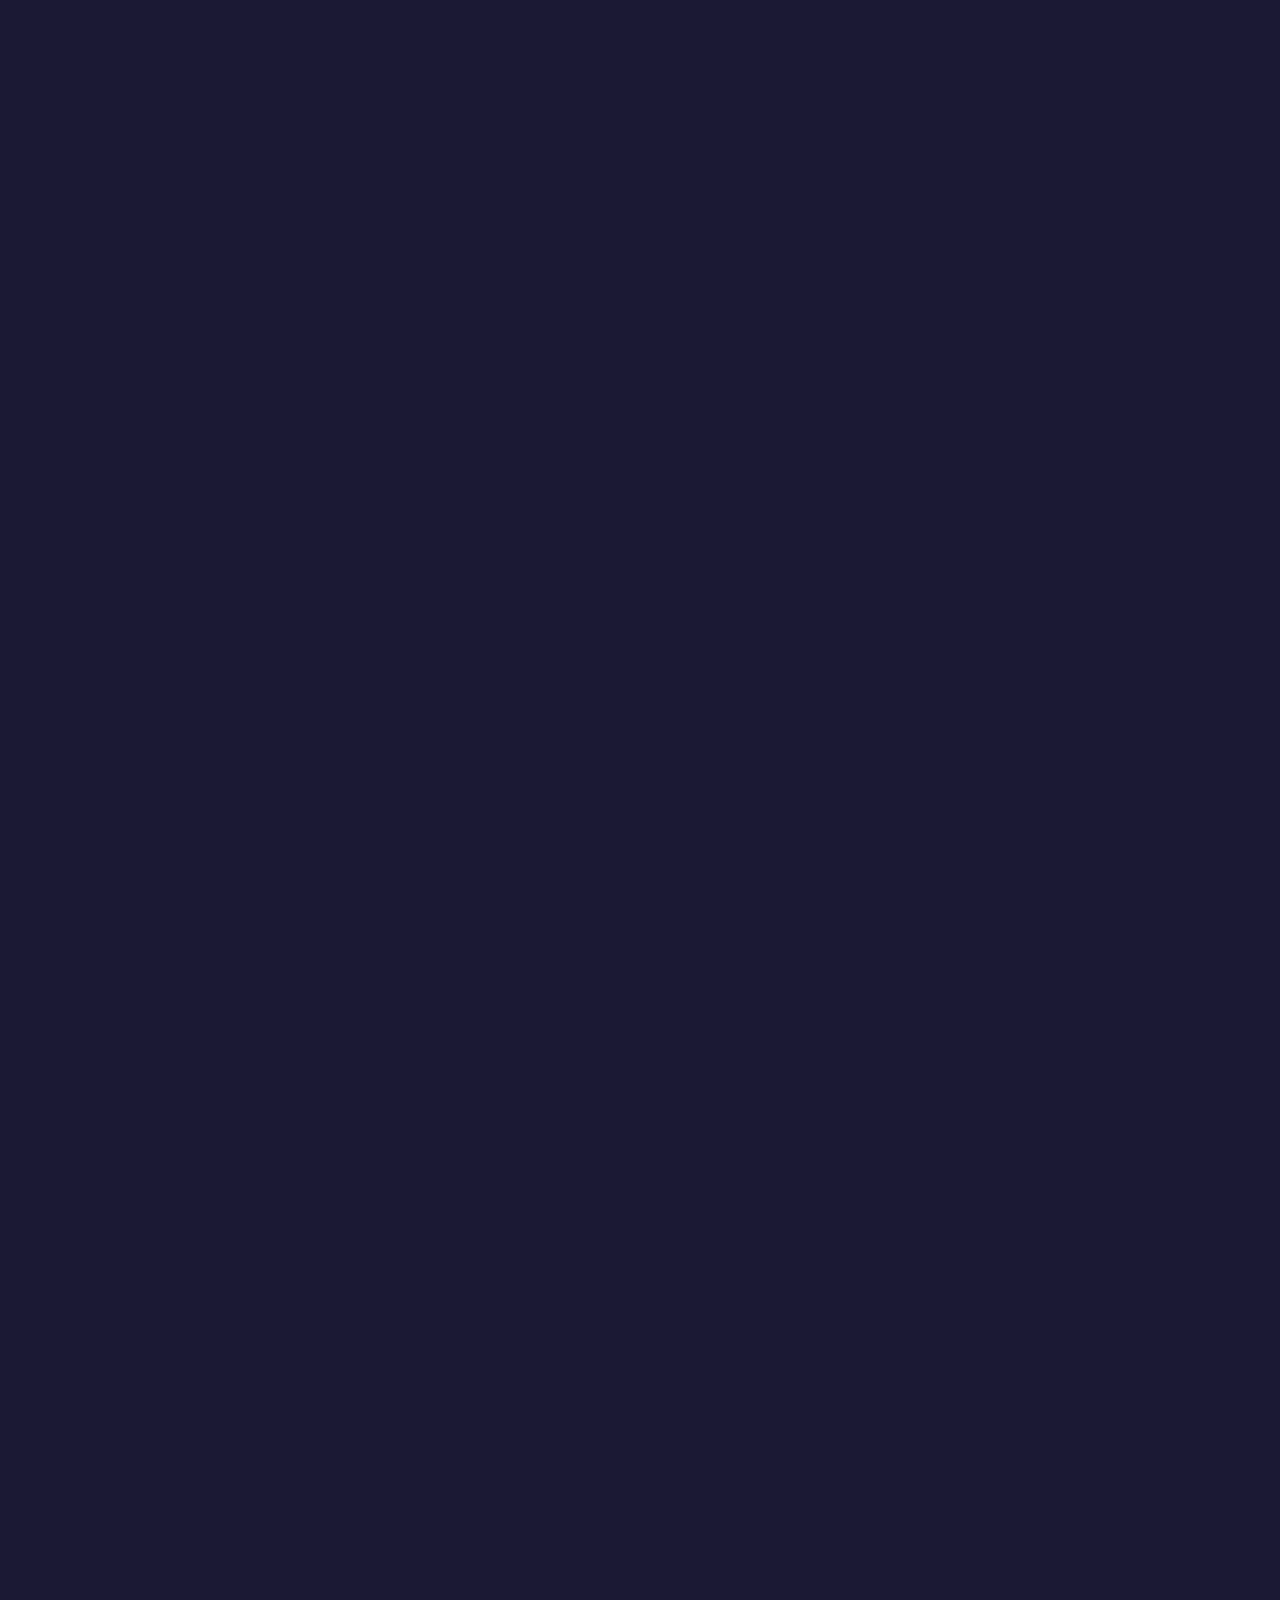
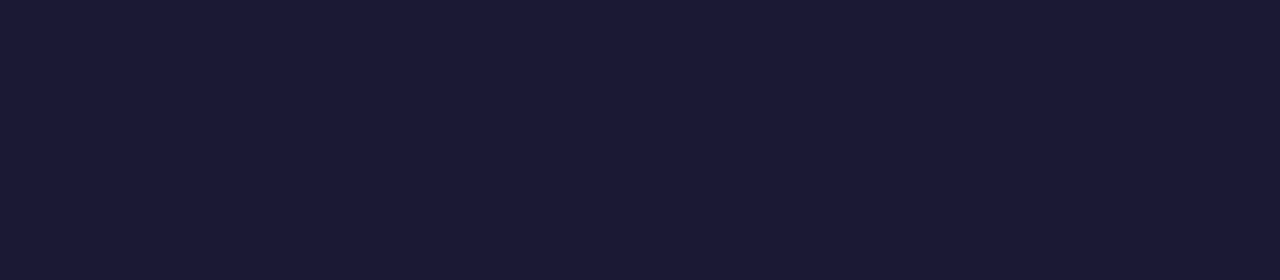
<file: search.html>
<!DOCTYPE html>
<html>
<head lang="zh">
    <meta charset="utf-8">
    <title></title>
    <meta http-equiv="Content-Type" content="text/html; charset=UTF-8">
    <meta http-equiv="X-UA-Compatible" content="IE=edge,chrome=1"> 
    <meta name="viewport" content="width=device-width, initial-scale=1.0, minimum-scale=1.0, maximum-scale=1.0, user-scalable=no">
    <meta name="format-detection" content="telephone=no,email=no"/>
    <!-- <link rel="shortcut icon" href="{HOME_THEME_PATH}images/base/title.png"> -->
    <meta name="applicable-device" content="pc,mobile"/>
    <script src="js/jquery.min.js"></script>
    <script src="js/iscroll.js"></script>
    <script src="js/swiper.min.js"></script>
    <script src="js/fastclick.js"></script>
    <link rel="stylesheet" href="css/base.css">
    <link rel="stylesheet" href="css/search.css">
    <link rel="stylesheet" href="css/swiper.min.css"><!-- 
    <link rel="stylesheet" href="css/imageflow.css"> -->
    <script src='js/numberAnimate.js'></script><!-- 
    <script src='js/imageflow.js'></script> -->
    <script src="js/base.js"></script>
    <script type="text/javascript">
        var searchContentiScroll = new Array();
        function page_onload(){
            //initPage();

            $('.search_content>div').each(function(){
                $_thisid = $(this).attr('id');
                var thisIScroll = new IScroll('#'+$_thisid,{
                    mouseWheel:true,
                    scrollbars:false,
                    bounce:false,
                    click:iScrollClick()
                });
                searchContentiScroll.push(thisIScroll);
            });

            //切换栏目按钮事件
            $('.search_nav>span').on('click',function(){
                var _self = $(this);
                if(_self.hasClass('on')){
                    return false;
                }else{
                    $('.search_nav>span').removeClass('on');
                    var show_box = _self.attr('name');
                    $('.search_content>div').removeClass('on');
                    $('#'+show_box).addClass('on');
                    _self.addClass('on');
                    initnumber();
                }
            });
        }
    </script>
</head>
    <body onselectstart="return false;" oncontextmenu="self.event.returnValue=false;">
    <!-- <div class='loadingbox' id='loadingbox'>
        <img src="images/game_logo.png"/>
        <span>LOADING</span>
    </div> -->
    <div class='page_box'>
        <div class='page_bg'>
            <img src="images/bg.jpg"/>
        </div>
        <div class='page_body'>
            <div class='search_nav'>
                <span name='PAY' class='on'>充值</span>
                <span name='CASH'>提现</span>
                <span name='CHARGES'>佣金</span>
                <span name='ORDER'>竞猜</span>
            </div>
            <div class='search_content'>
                <div id='PAY' class='on'>
                    <div>
                        <table>
                            <tr>
                                <th>日期</th>
                                <th>订单号</th>
                                <th>充值金额</th>
                                <th>状态</th>
                            </tr>
                            <tr>
                                <td>10/20 17:00</td>
                                <td>C34589712</td>
                                <td>￥100</td>
                                <td class='red'>已成功</td>
                            </tr>
                        </table>
                    </div>
                </div>
                <div id='CASH' class='on'>
                    <div>
                        <table>
                            <tr>
                                <th>日期</th>
                                <th>订单号</th>
                                <th>充值金额</th>
                                <th>状态</th>
                            </tr>
                            <tr>
                                <td>11/11 13:00</td>
                                <td>K485468484</td>
                                <td>￥800</td>
                                <td class='gray'>失败</td>
                            </tr>
                        </table>
                    </div>
                </div>
                <div id='CHARGES' class='on'>
                    <div>
                        <table>
                            <tr>
                                <th>日期</th>
                                <th>来源用户</th>
                                <th>金额</th>
                                <th>状态</th>
                            </tr>
                            <tr>
                                <td>10/20 17:00</td>
                                <td>Pyxxxx</td>
                                <td>￥10</td>
                                <td>处理中</td>
                            </tr>
                            <tr>
                                <td>10/20 17:00</td>
                                <td>Pyxxxx</td>
                                <td>￥3</td>
                                <td class='red'>已到账</td>
                            </tr>
                        </table>
                    </div>
                </div>
                <div id='ORDER' class='on'>
                    <div>
                        <table>
                            <tr>
                                <th>场次</th>
                                <th>投注金额</th>
                                <th>投注内容</th>
                                <th>状态</th>
                            </tr>
                            <tr>
                                <td>10576845</td>
                                <td>￥100</td>
                                <td>王昭君</td>
                                <td class='red'>盈利</td>
                            </tr>
                            <tr>
                                <td>10576845</td>
                                <td>￥100</td>
                                <td>单号</td>
                                <td class='green'>亏损</td>
                            </tr>
                        </table>
                    </div>
                </div>
            </div>
            

        </div>
    </div>
    </body>
</html>
</file>
<file: css/base.css>
*{
	padding: 0;
	margin: 0;
}
@font-face{
	font-family: TTRuiHeiJ;
	src: url('TTRuiHeiJ-W1.ttf');
	font-weight: bold;
}
@font-face{
	font-family: pxbus;
	src: url('11pxbus.ttf');
	font-weight: bold;
}
html,body{
	position: absolute;
	margin: 0;
	top: 0px;
	left: 0px;
	width: 100%;
	height: 100%;
	overflow: hidden;
	font-size: 14px;
	color: rgb(230,230,230);
	font-family: TTRuiHeiJ,arial,sans-serif,"Helvetica Neue","PingFang SC","Hiragino Sans GB","Microsoft YaHei";
	background: rgb(27,25,52);
}
img{
	display: block;
}
.indexiframe{
	position: absolute;
	width: 100%;
	height: 100%;
	border: 0;
}
.clear{
	clear: both;
}
.none{
	display: none;
}
.gray{
	color: rgb(150,150,150);
}
.red{
	color: rgb(255,30,30);
}
.green{
	color: rgb(30,200,30);
}
.loadingbox{
	position: fixed;
	z-index: 9999;
	width: 100%;
	height: 100%;
	text-align: center;
	opacity: 1;
	background: rgb(19,26,51);
}
.loadingbox>img{
	position: absolute;
	width: 80%;
	bottom: 44%;
	left: 10%;
}
.loadingbox>span{
	position: absolute;
	width: 80%;
	bottom: 30%;
	left: 10%;
	letter-spacing: .8rem;
	font-size: 1.5rem;
}
.btn_y{
	text-align: center;
	background: url('../images/btn_yellow.png');
	background-size: 100% 100%;
}
.btn_b{
	text-align: center;
	background: url('../images/btn_blue.png');
	background-size: 100% 100%;
}
.page_body{
	width: 100%;
	height: 100%;
}
.page_bg,.page_body{
	display: block;
	position: absolute;
	top: 0px;
	left: 0px;
	width: 100%;
	height: 100%;
}
.page_bg>img{
	width: 100%;
	height: 100%;
}


/* nav */
.nav{
	position: absolute;
    z-index: 199;
	bottom: 0px;
	height: 60px;
	width: 100%;
	background: url('../images/nav_bg.jpg');
	background-size: 100% 100%;
}
.nav_li{
	display: block;
	float: left;
	text-align: center;
	width: 20%;
	padding-top: 8px;
}
.nav_icon{
	display: block;
	position: relative;
	width: 28px;
	margin: 0 auto; 
}
.nav_icon>img{
	width: 100%;
}
.nav_li>span{
	font-weight: 280;
	font-size: 12px;
	line-height: 20px;
	color: #cbf5ff;
	-webkit-background-clip: text;
    -webkit-text-fill-color: transparent;
	background-image: -webkit-gradient(linear,0 50%,0 bottom, from(rgba(203, 245, 255, 1)), to(rgba(70, 115, 144, 1)));
}
.nav>.on>span{
	color: #e6d290;
	-webkit-background-clip: text;
    -webkit-text-fill-color: transparent;
	background-image: -webkit-gradient(linear,0 50%,0 bottom, from(rgba(250, 242, 196, 1)), to(rgba(215, 186, 107, 1)));
}


@media screen and (max-height: 560px){
	.nav{
    	height: 38px;
	}
	.nav_li>span{
		font-weight: bold;
		font-size: 14px;
	}
	.nav_icon{
		display: none;
	}
}
</file>
<file: css/imageflow.css>
.imageflow img{ -webkit-box-shadow: 0px 0px 2px 0px hsla(0,0%,0%,0.1); box-shadow: 0px 0px 2px 0px hsla(0,0%,0%,0.1); }
.imageflow{
	/* overflow:hidden;  */
	position:relative; 
	text-align:left; 
	visibility:hidden; 
	margin:0 auto;
	position:absolute;
	top: 0px;
	left:0px;
	width:100%; 
	height: 100%;
}
.imageflow img{border:none; position:absolute; top:0px; visibility:hidden; -ms-interpolation-mode:bicubic}
.imageflow p{margin:0 auto; text-align:center}
.imageflow .loading{border:1px solid #ccc; height:15px; left:50%; margin-left:-106px; padding:5px; position:relative; visibility:visible; width:200px}
.imageflow .loading_bar{background:#ccc; height:15px; visibility:visible; width:1%}
.imageflow .caption{font-weight:bold; position:relative; text-align:center; z-index:10000}
.imageflow .scrollbar{border-bottom:1px solid #b3b3b3; position:relative; visibility:hidden; z-index:10001; height:1px}
.imageflow .images{overflow:hidden; white-space:nowrap}
.imageflow .button{cursor:pointer; height:17px; position:relative; width:17px}
</file>
<file: css/channel.css>
.page_content{
	padding-bottom: 80px;
}
.channel_qrcode_box{
	width: 100%;
	padding-top: 12%;
	padding-bottom: 8%;
}
.channel_qrcode_img{
	display: block;
	width: 40%;
	margin: 20px auto;
}
.channel_qrcode_img>img{
	width: 100%;
}
.channel_qrcode_box>a{
	display: block;
	width: 100%;
	text-align: center;
	line-height: 24px;
}
.channel_table_box{
	width: 100%;
}
.channel_table_box table{
	width: 90%;
	margin: 0 auto;
	line-height: 20px;
    border-collapse:collapse;
    text-align: center;
	border: solid white;
	border-width:0 0 0 0;
	background: url('../images/channel_table_bg.png');
	background-size: 100% 100%;
}
.channel_table_box td,th{
	padding: 4px 6px;
	border: 1px solid #89bdec;
	border-width:1 0 0 1;
	text-align: center;
}
.channel_table_box td:last-child{
	text-align: left;
}
.channel_table_box th{
	color: #75c2ff;
}
.channel_text_box{
	width: 88%;
	line-height: 24px;
	margin: 0 auto;
	margin-top: 20px;
}
.channel_text_box a{
	color: #fff600;
}
</file>
<file: css/game.css>
.header{
	position: absolute;
	width: 100%;
	height: 80px;
	background: rgba(18,23,45,0.85);
	overflow: hidden;
	z-index: 99;
}
.infobox{
	padding-top: 10px;
	padding-left: 10px;
	width: 180px;
	height: 100%;
	float: left;
}
.headimg{
	width: 60px;
	height: 60px;
	float: left;
}
.headimg>img{
	width: 100%;
	height: 100%;
}
.header_nickname{
	display: block;
	margin-top: 5px;
	margin-left: 12px;
	float: left;
}
.header_coin_box{
	display: block;
	border: 1px solid #5873ac;
	border-radius: 10px;
	height: 20px;
	width: 100px;
	margin-top: 10px;
	margin-left: 10px;
	background: rgb(6,11,17);
	float: left;
}
.header_coin{
	display: inline-block;
	position: relative;
	left: -2px;
	top: -2px;
	height: 22px;
	width: 22px;
	float: left;
}
.header_coin>img{
	width: 100%;
}
.header_coinnum{
	display: block;
	line-height: 20px;
	width: 52px;
	letter-spacing: .5px;
	text-align: right;
	float: left;
}
.header_plus{
	position: relative;
	left: 1px;
	top: -1px;
	width: 24px;
	height: 24px;
	float: right;
}
.header_plus>img{
	width: 100%;
}
.btnbox{
	float: right;
	padding-right: 10px;
}
.btnbox>span{
	float: left;
	height: 20px;
	margin: 28px 0px;
	padding: 0px 7px;
	border-left: 1px solid rgb(37,57,90); 
}
.btnbox>span:first-child{
	border-left: 0px; 
}
.btnbox>span>img{
	height: 100%;
}
/* alert */
.alert_box{
	display: none;
	justify-content:center;
    align-items:center;
	background: rgba(0,0,0,0.6);
	position: absolute;
	width: 100%;
	height: 100%;
	z-index: 9999;
}
.alert_body{
	width: 80%;
	margin: 0 auto;
	background: #111924;
	border: 1px solid #3ba3c8;
	border-radius: 2px;
	margin-top: 40%;
	min-height: 244px;
}
.alert_title{
	position: relative;
	text-align: center;
	line-height: 40px;
	height: 40px;
	background: url('../images/alert_title_bg.jpg');
	background-size: 100% 100%;
	font-size: 1.2rem;
}
.alert_close{
	position: absolute;
	top: 0;
	right: 0;
	width: 20%;
	height: 100%;
	background: url('../images/alert_close_bg.png');
	background-size: 100% 100%;
	text-align: right;
}
.alert_close>img{    
	position: relative;
    display: block;
    height: 50%;
    margin: 0 auto;
    line-height: 0px;
    top: 20%;
    left: 15%;
}
.alert_content{
	max-height: 348px;
    overflow: scroll;
}

.line_table{
	width: 98%;
	margin: 0 auto;
    text-align: center;
    line-height: 20px;
    font-size: 0.9rem;
    border-collapse:collapse;
}
.line_left>span{
    border-right: 1px solid #3b556e;
}
.line_table th span{
	display: block;
    margin: 5px 0;
}
.line_table th,td{
	margin-top: 5px;
	margin-bottom: 5px;
}
.line_table td{
	line-height: 26px;
	height: 26px;
}
.line_table td img{
	display: inline-block;
	height: 0.9rem;
	margin-top: 0.5rem;
}
.line_table tbody tr:first-child{
	color: #75c2ff;
    border-bottom: 1px solid #3b556e;
}




/* gamebox */
.game_box{
  	box-sizing: border-box;
	position: absolute;
	top: 0px;
	left: 0px;
	width: 100%;
	height: 100%;
	padding-top: 80px;
	padding-bottom: 60px;
}
.game_nav{
	position: relative;
	height: 40px;
	font-size: 16px;
	letter-spacing: 1px;
	color: #9da9cf;
	z-index: 99;
	background: url('../images/game_nav_bg.jpg');
}
.game_nav>span{
	display: block;
	float: left;
	width: 50%;
	line-height: 20px;
	margin-top: 10px;
	margin-bottom: 10px;
	text-align: center;
	border-left: 1px solid #25395a; 
	box-sizing: border-box;
}
.game_nav>span:first-child{
	border-left: 0px; 
}
.game_nav>.on{
	color: white;
	margin-top: 0px;
	margin-bottom: 0px;
	line-height: 40px;
	background: url('../images/btn_game_on.png');
	background-size: 100% 100%;
}

.game_content{
    position: relative;
    top: 0px;
    width: 100%;
    height: 100%;
    box-sizing: border-box;
    padding-top: 40px;
    margin-top: -40px;
}
.game_content>div{
	display: none;
	position: relative;
	width: 100%;
	height: 100%;
}
.game_content>.on{
	display: block;
}

.game_input{
	position: absolute;
	bottom: 0px;
	left: 0px;
	width: 100%;
	height: 60px;
}
.max{
	position: absolute;
	display: block;
	left: 3%;
	width: 23%;
	min-width: 50px;
	height: 40px;
	margin-top: 10px;
	letter-spacing: 1px;
	line-height: 40px;
}
.deal{
	position: absolute;
	display: block;
	right: 3%;
	width: 23%;
	min-width: 50px;
	height: 40px;
	margin-top: 10px;
	letter-spacing: 1px;
	line-height: 40px;
}
.moneyinput{
	position: absolute;
	top: 8px;
	left: 30%;
	width: 40%;
	height: 44px;
}
.minus{
	position: absolute;
	left: 0px;
	top: 0px;
	height: 100%;
}
.plus{
	position: absolute;
	right: 0px;
	top: 0px;
	height: 100%;
}
.plus>img{
	height: 100%;
}
.minus>img{
	height: 100%;
}
.moneyinput>input{
	position: absolute;
	text-align: center;
	top: 5%;
	left: 10%;
	height: 90%;
	width: 80%;
	border: 0px;
	background: rgba(0,0,0,0.8);
	color: white;
	font-size: 16px;
	line-height: 34px;
}


.game_show{
	position: relative;
	width: 100%;
	height: 32%;
	text-align: center;
}
.game_logo{
	display: inline-block;
	height: 100%;/* 
	overflow: hidden; */
}
.game_logo>img{
	display: block;
	position: relative;
	height: 70%;
	top: 26%;
}
.game_allnum{
	position: absolute;
	display: block;
	width: 100%;
	text-align: center;
	top:30%;
    left: 50%;
    margin-left: -72px;
	font-size: 1rem;
	z-index: 99;
	letter-spacing: .2rem;
	color: #e09f28;
}
.game_num_box{
	display: block;
	position: absolute;
	top: 50%;
	left: 0px;
	width: 100%;
	height: 24%;
	line-height: 3.6rem;
}
.game_num_box>span{
	display: inline-block;
	font-family: "Microsoft YaHei",arial,sans-serif,"Helvetica Neue","PingFang SC","Hiragino Sans GB";
	font-weight: bolder;
	height: 100%;
	padding: 0 1.4rem; 
	font-size: 1.6rem;
	margin-right: .2rem;
	background: url('../images/game_num_bg.png') no-repeat;
	background-size: 100% 100%;
	color: #751681;
}
.game_num_box>span:last-child{
	margin-right: 0;
}

.game_logo>span{
	display: block;
	box-sizing: border-box;
	position: absolute;
	left: 50%;
	margin-left: -6.4rem;
	top: 7%;
	border: 1px solid rgb(200,200,200);
	border-radius: 2rem;
	letter-spacing: .1rem;
	padding: .3rem 1rem;
	font-size: 1rem; 
	line-height: 1.1rem;
}
.game_timer_box{
	position: absolute;
	top:12%;
	right:3%;
    width: 56px;
    z-index: 99;
}
.game_timer_bg{
	position: absolute;
	width: 100%;
	height: 100%;
	top: 0px;
	left: 0px;
}
.game_timer_bg>img{
	width: 100%;
	height: 100%;
}
.game_timer_box>span{
	position: relative;
	font-size: 20px;    
	line-height: 54px;
	padding: 0 8px;
	text-align: center;
	width: 100%;
}
.game_timer_box>span>a{
	color: #f1de84;
	font-size: 28px;
}
.game_timer_box>span>a{
	color: #f1de84;
}
.game_chest_box{
	z-index: 99;
	position: absolute;
	top: 10%;
	margin-top: 10px;
	left: 3%;
	height: 70%;
	width: 50px;
}
.game_chest_img{
	position: absolute;
	top: 0px;
	width: 50px;
	height: 50px;
	background: url('../images/game_chest_off.png');
	background-size: 100% 100%;
}
.game_chest_img_on{
	background: url('../images/game_chest_on.png');
	background-size: 100% 100%;
}
.game_chest_light{
	position: absolute;
	top: -30px;
	left: -20px;
	width: 90px;
}
.game_chest_light>img{
	width: 100%;
}
.game_chest_rate{
	position: relative;
	left: 30%;
	top: 20%;
	width: 40%;
	height: 80%;
	background: #172a55;
	border: 1px solid #5873ac;
	border-radius: 50px;
	overflow: hidden;
}
.game_chest_rate>span{
	display: block;
	margin-top: 1px;
	width: 100%;
	height: 19%;
}
.game_chest_rate .on:last-child{
	display: block;
	margin-top: 1px;
	width: 100%;
	height: 24%;
	background-image: -webkit-gradient(linear,0 0,0 bottom, from(rgba(247, 245, 128, 1)), to(rgba(255, 199, 41, 1)));
}
.game_chest_rate .on{
	background: #f7f580;
}

.game_num_show{
	position: relative;
	width: 100%;
	height: 24%;
}
.game_num_bg{
	position: absolute;
	left: 3%;
	width: 94%;
	height: 100%;
}
.game_num_bg>img{
	width: 100%;
	height: 100%;
}
.game_num_show>p{
	display: inline-block;
	position: absolute;
	width: 100%;
	top: 25%;
	text-align: center;
	margin-top: -8px;
	font-size: 0.92rem;
	color: #c8ecfb;
}
.game_num_show>span{
	display: inline-block;
	position: absolute;
	top: 56%;
	left: 10%;
	width: 80%;
	margin-top: -1.54rem;
	text-shadow: 1px 1px 5px rgba(0,0,0,0.8);
	border-top: 4px solid #fff;
	border-bottom: 4px solid #fff;
	border-image-source: url('../images/game_num_line.png');
	border-image-slice: 140 1;
}
.game_num_show>span>svg>svg>g{
	stroke: lightsteelblue;
	stroke-width:1;
}



.mt-number-animate{
  line-height:20px;
  height: 20px;/*设置数字显示高度*/
  font-size: 1.2rem;/*设置数字大小*/
  overflow: hidden;
  display: block;
  position: relative;
}
.mt-number-bg{
  line-height:20px;
  height: 20px;/*设置数字显示高度*/
  font-size: 1.2rem;/*设置数字大小*/
  overflow: hidden;
  display: inline-block;
  position: absolute;/* 
  background: url('../images/game_number_bg.png'); */
  /* background-size: 100% 100%; */
  z-index: 999;

}
.mt-number-animate .mt-number-animate-dot{
  width: 10px;/*设置分割符宽度*/
  line-height: 20px;
  float: left;
  text-align: center;
}
.mt-number-animate .mt-number-animate-dom{
  width: 14px;/*设置单个数字宽度*/
  margin-right:2px;
  text-align: center;
  float: left;
  position: relative;
  top: 0;
  /* background: #5536b9; */
}
.mt-number-animate .mt-number-animate-dom:last-child{
  margin-right:0px;
}
.mt-number-animate .mt-number-animate-dom .mt-number-animate-span{
  width: 100%;
  float: left;
}

/* 
.mt-number-animate .mt-number-animate-dom:nth-last-child(3){
  background: #8d35b5;
}
.mt-number-animate .mt-number-animate-dom:nth-last-child(2){
  background: #8d35b5;
}
.mt-number-animate .mt-number-animate-dom:nth-last-child(1){
  background: #8d35b5;
} */

.game_num_stat{
	position: absolute;
	right: 10%;
	top: 56%;
    margin-top: -0.9rem;
	line-height: 30px;
	height: 30px;
	overflow: hidden;
}
.game_num_stat>b{
	background-image: -webkit-gradient(linear,0 0,0 bottom, from(rgba(243, 215, 157, 1)), to(rgba(207, 162, 92, 1)));
	color: #a9730d;
	font-family: arial,sans-serif,"Helvetica Neue","PingFang SC","Hiragino Sans GB","Microsoft YaHei",sans-serif; 
	display: inline-block;
	float: right;
	text-align: center;
	width: 30px;
	border-radius: 30px;
	margin-right: 3px;
}
.game_choose{
	position: relative;
	box-sizing: border-box;
	width: 100%;
	padding: 0 3%; 
    padding-top: 60px;
    margin-top: -60px;
}

#NUM .game_show {
    height: 56%;
}
#NUM .game_choose{
    height: 44%;
    padding: 0px 5%;
    padding-top: 60px;
}
#NUM .game_chest_rate{
	position: relative;
	left: 30%;
	top: 16%;
	width: 40%;
	height: 60%;
	background: #172a55;
	border: 1px solid #5873ac;
	border-radius: 50px;
	overflow: hidden;
}
#NUM .game_choose>span{
	position: relative;
	display: inline-block;
	box-sizing: border-box;
	width: 31%;
	height: 46%;
	margin-bottom:2%; 
	padding: 0 5%;
	color: white;
	background: url('../images/btn_normal.png');
	background-size: 100% 100%;
	overflow: hidden;
}
#NUM .game_choose>.on{
	background: url('../images/btn_choose.png');
	background-size: 100% 100%;
	color: #910c00;
}
#NUM .game_choose>span>a{
	display: inline-block;
	position: absolute;
	box-sizing: border-box;
	width: 70%;
	top: 50%;
	font-size: 16px;
	margin-top: -10px;
	line-height: 20px;
}
#NUM .game_choose>span>a>b{
	float: right;
	text-align: right;
	font-size: 12px;
	margin-top: 4px;
	line-height: 20px;
}

#HERO .game_show{
    height: 40%;
}
#HERO .game_logo{
	position: relative;
    width: 100%;
    height: 98%;
}
#HERO .game_choose{
    height: 60%;
    z-index: 99;
}
#HERO .game_choose>span{
	position: relative;
	display: inline-block;
	box-sizing: border-box;
	width: 30%;
	height: 30%;
	margin-top: 0%;
	margin-left:1%; 
	margin-bottom:0.5%; 
	padding: 0 8%;
	color: white;
	background: url('../images/btn_normal.png');
	background-size: 100% 100%;
	overflow: hidden;
}
#HERO .game_choose>.on{
	background: url('../images/btn_choose.png');
	background-size: 100% 100%;
	color: #910c00;
}
#HERO .game_choose>span>a{
	display: inline-block;
	position: absolute;
	box-sizing: border-box;
	text-align: center;
	top: 50%;
    width: 80%;
    left: 10%;
	font-size: 1.1rem;
	margin-top: -15px;
	line-height: 30px;
}
#HERO .game_choose>span>a>b{
	display: inline-block;
	text-align: center;
	float: right;
	font-size: .72rem;
	margin-top: 2px;
	line-height: 30px;
}

.imageflow>span{
	display: block;
	position: absolute;
	height: 100%;
	width: 100%;
	opacity: 1;
	transition: all 0.2s ;
	-webkit-transition: all 0.2s ;
}
.imageflow img{
	height: 90%;
	margin: 0 auto;
}

@media screen and (max-width: 340px){
	.mt-number-bg {
    	width: 167px;	
    }
    .game_num_stat>b {
    	width: 26px;
    }
    .game_num_stat {
	    margin-top: -0.75rem;
	    line-height: 26px;
	    height: 26px;
	}
}

@media screen and (max-height: 560px){
	.game_input{
		bottom: 0px;
	}
	.game_nav{
		height: 32px;
	}
	.game_nav>span{
		height: 32px;
		margin-top: 0px;
    	margin-bottom: 0px;
    	line-height: 32px;
	}
	.game_nav>.on{
		height: 32px;
		margin-top: 0px;
    	margin-bottom: 0px;
    	line-height: 32px;
    	height: 30px;
	}
	.game_content{
	    padding-top: 32px;
	    margin-top: -32px;
	}
	.game_box{
		padding-bottom: 36px;
	}
	.game_chest_img {
		left: 8px;
		width: 36px;
    	height: 36px;
	}
	.game_chest_light{
		top: -24px;
	    left: -11px;
	    width: 70px;
	}
	#BIG-LITTLE .game_choose>span>a{
		font-size: 1.2rem;
		margin-top: -1.2rem;
		line-height: 1.2rem;
	}
	#BIG-LITTLE .game_choose>span>a>b{
		font-size: 1rem;
	}
}
@media screen and (max-height: 510px){
	.game_num_box>span{
		line-height: 2.8rem;
	}
}
@media screen and (max-height: 473px){
	.game_allnum{
		top: 29%;
	}
	.game_num_box>span{
		font-size: 1.2rem;
		line-height: 3.0rem;
	}
}
@media screen and (max-height: 410px){
	.game_num_box{
		top: 42%;
	}
	.game_num_box>span{
		font-size: 1.2rem;
		line-height: 2rem;
	}

}
</file>
<file: css/mine.css>
.headarea{
	position: relative;
	width: 100%;
	height: 36%;
	background: url('../images/mine_headarea_bg.jpg');
	background-size: 100% 100%;
}
.headimgbox{
	position: absolute;
	display: block;
	top: 15%;
	height: 40%;
	width: 100%;
}
.headimgbox>img{
	margin: 0 auto;
	height: 100%;
	border-radius: 100px;
	border: 1px solid #5886dd;
}
.headimgbox>span{
	display: block;
	position: absolute;
	height: 30%;
	bottom: -15%;
	width: 100%;
}
.headimgbox>span>img{
	height: 100%;
	margin: 0 auto;
}
.userinfo{
	position: absolute;
	top: 65%;
	width: 100%;
	text-align: center;
	line-height: 24px;
	margin-left: 20px;
}
.userinfo>a{
	display: inline-block;
	background: #ba8d5b;
	padding: 0 8px;
	border-radius: 50px;
	font-size: .85rem;
	margin-left: 10px;

}
.cashbox{
	position: absolute;
	bottom: 0px;
	width: 100%;
	padding: 8px 0;
	background: rgba(50,77,129,0.35);
}
.cashbox>span{
	display: block;
	box-sizing: border-box;
	float: left;
	width: 50%;
	text-align: center;
	line-height: 20px;
	color: rgb(200,200,200);
}
.cashbox>span:first-child{
	border-right: 1px solid rgba(200,200,200,0.3);
}
.musicbtn{
	position: absolute;
	left: 20px;
	top: 10%;
}
.musicbtn>img{
	height: 32px;
}
.city{
	position: absolute;
	right: 20px;
	top: 10%;
	margin-top: 6px;
}
.city>img{
	display: inline-block;
	float: left;
	height: 24px;
}
.city>span{
	display: inline-block;
	float: left;
	line-height: 24px;
	padding-left: 4px;
}
.option_box{
	position: relative;
	width: 100%;
	height: 64%;
	padding-top: 14px;
	background: rgba(24,28,46,0.8);
}
.option_box>div{
	line-height: 44px;
	height: 44px;
	font-size: 16px;
	padding-left: 20px;
	border-bottom: 1px solid #324460;
}
.option_box>div:first-child{
	border-top: 1px solid #324460;
}
.option_box>div>img{
	float: left;
	height: 22px;
	padding-top: 10px;
	padding-right: 10px;
	display: inline-block;
}
.option_box>div>a>img{
	float: right;
	height: 16px;
	padding-top: 14px;
	display: inline-block;
	padding-right: 20px;
}
.mine_view{
	display: none;
	position: absolute;
	top: 0px;
	left: 0;
	width: 100%;
	height: 100%;
	background: url('../images/view_bg.jpg');
	background-size: 100% 100%;
	z-index: 999;
	box-sizing: border-box;
	padding-top: 30px;
	padding-left: 16px;
	padding-right: 16px;
}
.view_title{
	display: block;
	font-size: 16px;
	line-height: 40px;
	color: #75c2ff;
	letter-spacing: 1px;
}
.view_title>a{
	padding-left: 5px;
}
.mine_view>input{
	width: 100%;
	color: white;
	box-sizing: border-box;
	padding-left: 20px;
	background: url('../images/input_bg.png');
	background-size: 100% 100%;
	border: 0px;
	margin-top: 10px;
	font-size: 16px;
	line-height: 40px;
}
.view_btn{
	margin-top: 20px;
	display: block;
	line-height: 40px;
	font-size: 16px;
	color: rgb(30,30,30);
	text-align: center;
	border-radius: 5px;
	font-weight: bold;
	letter-spacing: 1px;
	background: url('../images/view_btn_bg.png');
	background-size: 100% 100%;
}
.view_back_btn{
	margin-top: 20px;
	display: block;
	line-height: 40px;
	font-size: 16px;
	color: rgb(230,230,230);
	text-align: center;
	border-radius: 5px;
	font-weight: bold;
	letter-spacing: 1px;
	background: rgba(34,48,89,0.5);
	border: 1px solid #324460;
}
.view_text{
	margin-top: 30px;
	line-height: 24px;
	font-size: 16px;
}
</file>
<file: css/search.css>
.search_nav{
	position: relative;
	height: 40px;
	font-size: 16px;
	letter-spacing: 1px;
	color: #9da9cf;
	z-index: 99;
	background: url('../images/game_nav_bg.jpg');
}
.search_nav>span{
	display: block;
	float: left;
	box-sizing: border-box;
	width: 25%;
	line-height: 20px;
	margin-top: 10px;
	margin-bottom: 10px;
	text-align: center;
	border-left: 1px solid #25395a; 
}
.search_nav>span:first-child{
	border-left: 0px; 
}
.search_nav>.on{
	color: white;
	margin-top: 0px;
	margin-bottom: 0px;
	line-height: 40px;
	background: url('../images/btn_game_on.png');
	background-size: 100% 100%;
}

.search_content{
    position: relative;
    top: 0px;
    width: 100%;
    height: 100%;
    box-sizing: border-box;
    padding-top: 40px;
    margin-top: -40px;
}
.search_content>div{
	display: none;
	position: relative;
	width: 100%;
	height: 100%;
    box-sizing: border-box;
    overflow: hidden;
}
.search_content>div>div{
	/* nav height */
	padding-bottom: 70px;
}
.search_content>.on{
	display: block;
}
.search_content table{
	width: 94%;
	text-align: center;
	margin: 0 auto;
	margin-top: 4px;
    border-collapse:separate;
    border-spacing:0px 6px;
}
.search_content tr{
	background: url('../images/search_tr_bg.png');
	background-size: 100% 100%;
	line-height: 36px;
}
.search_content th{
	min-width: 40px;
}
</file>
